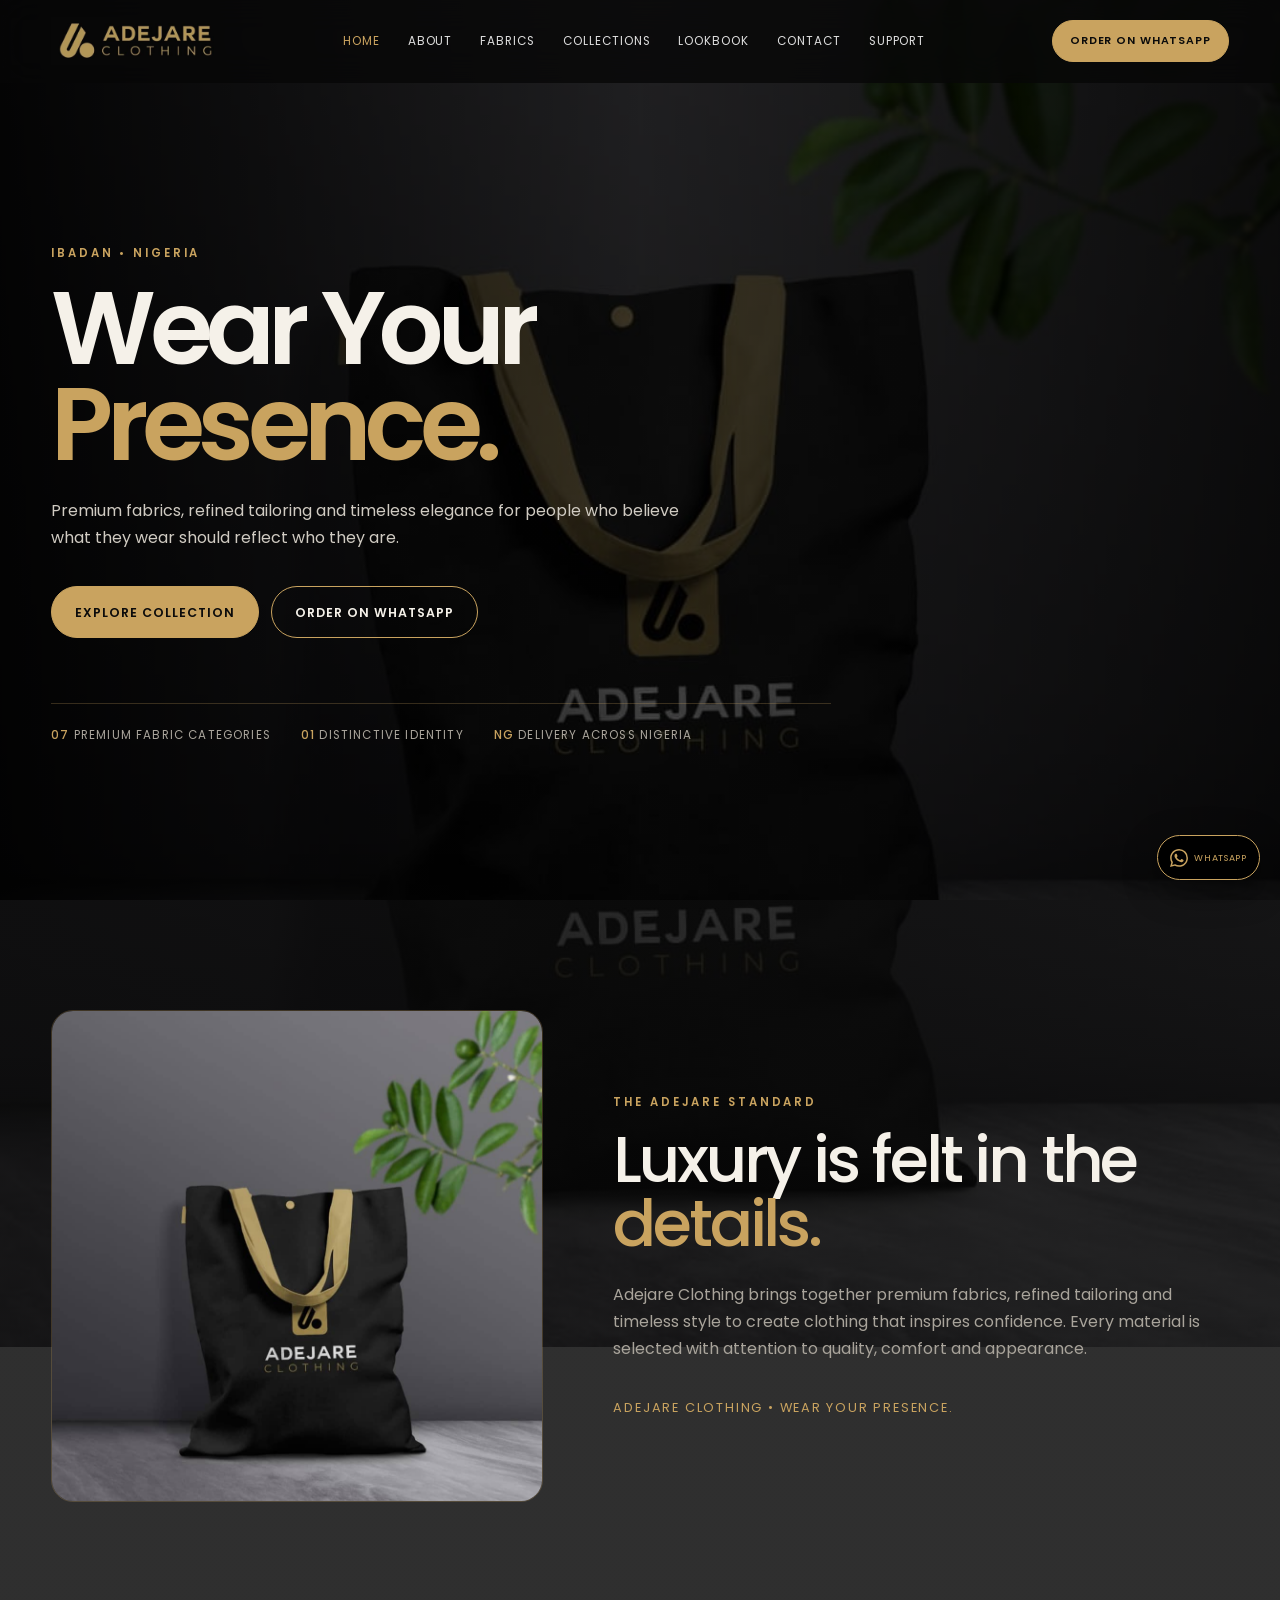
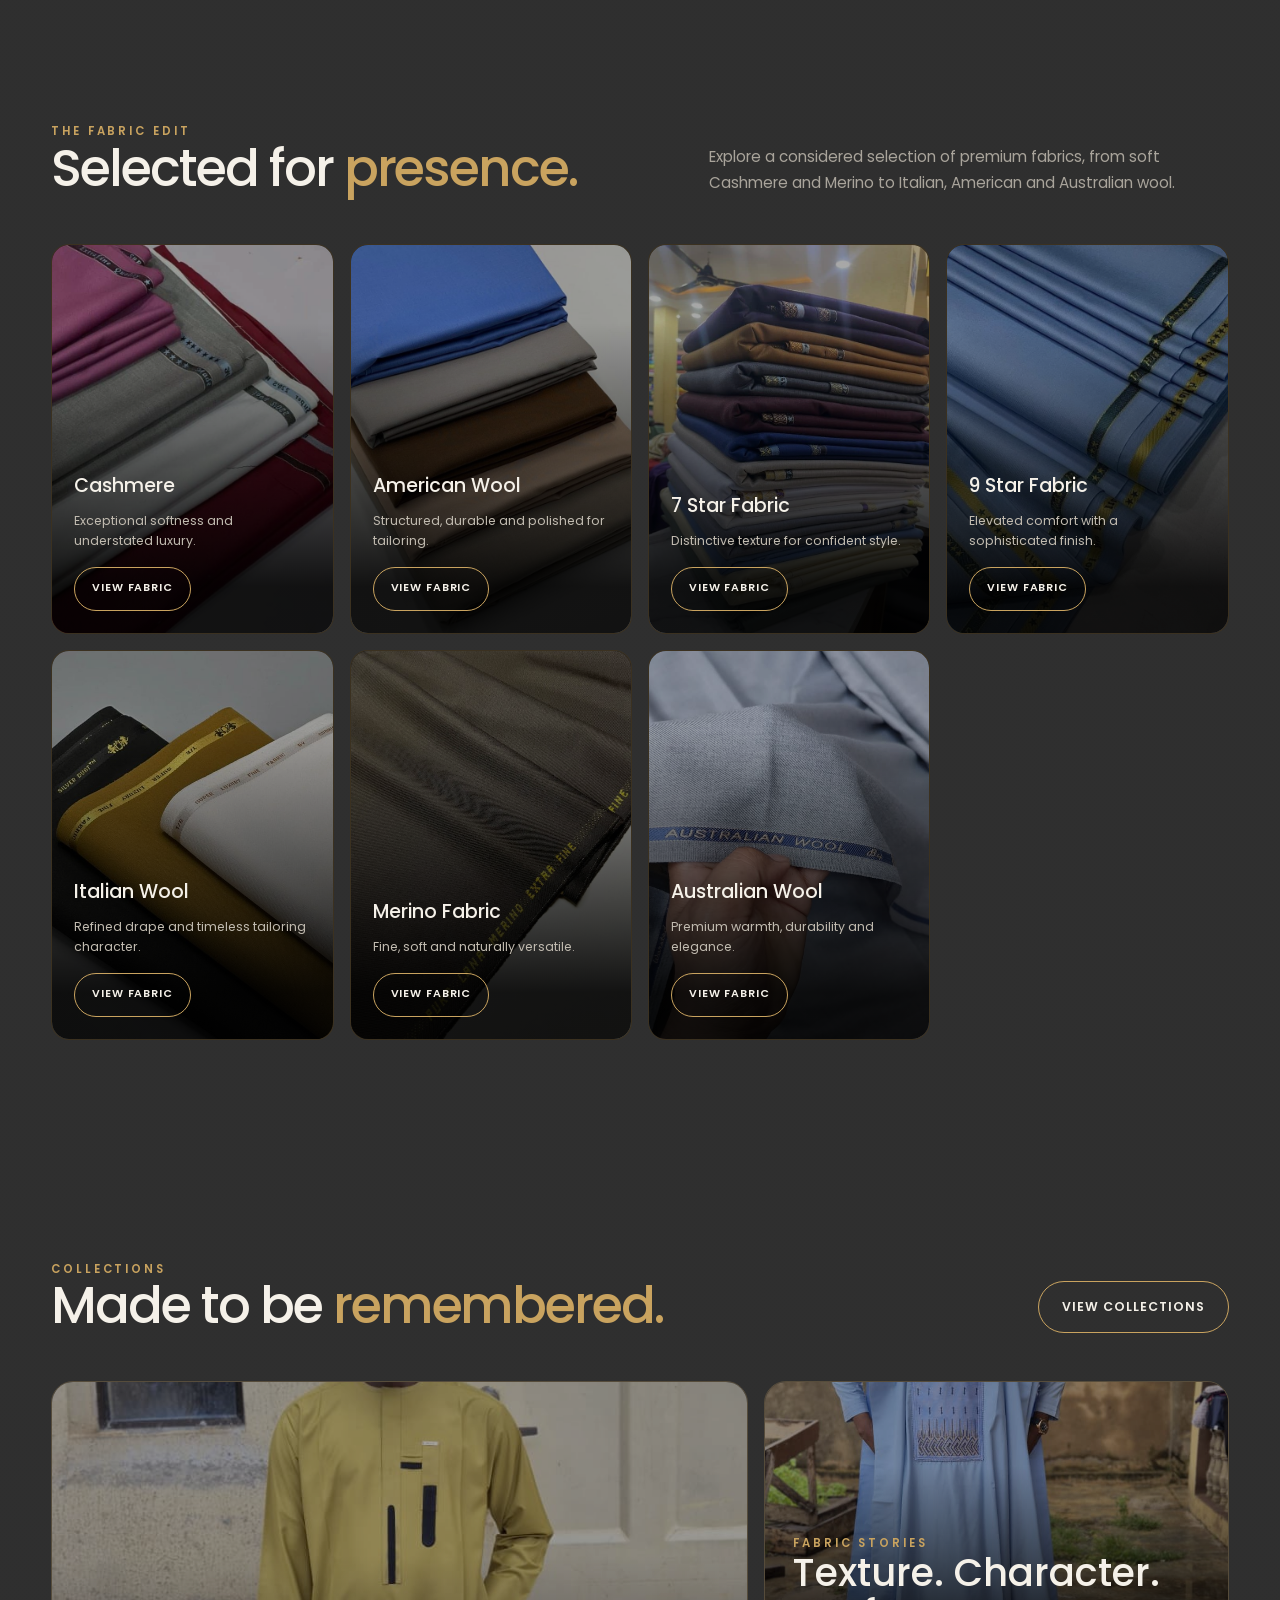
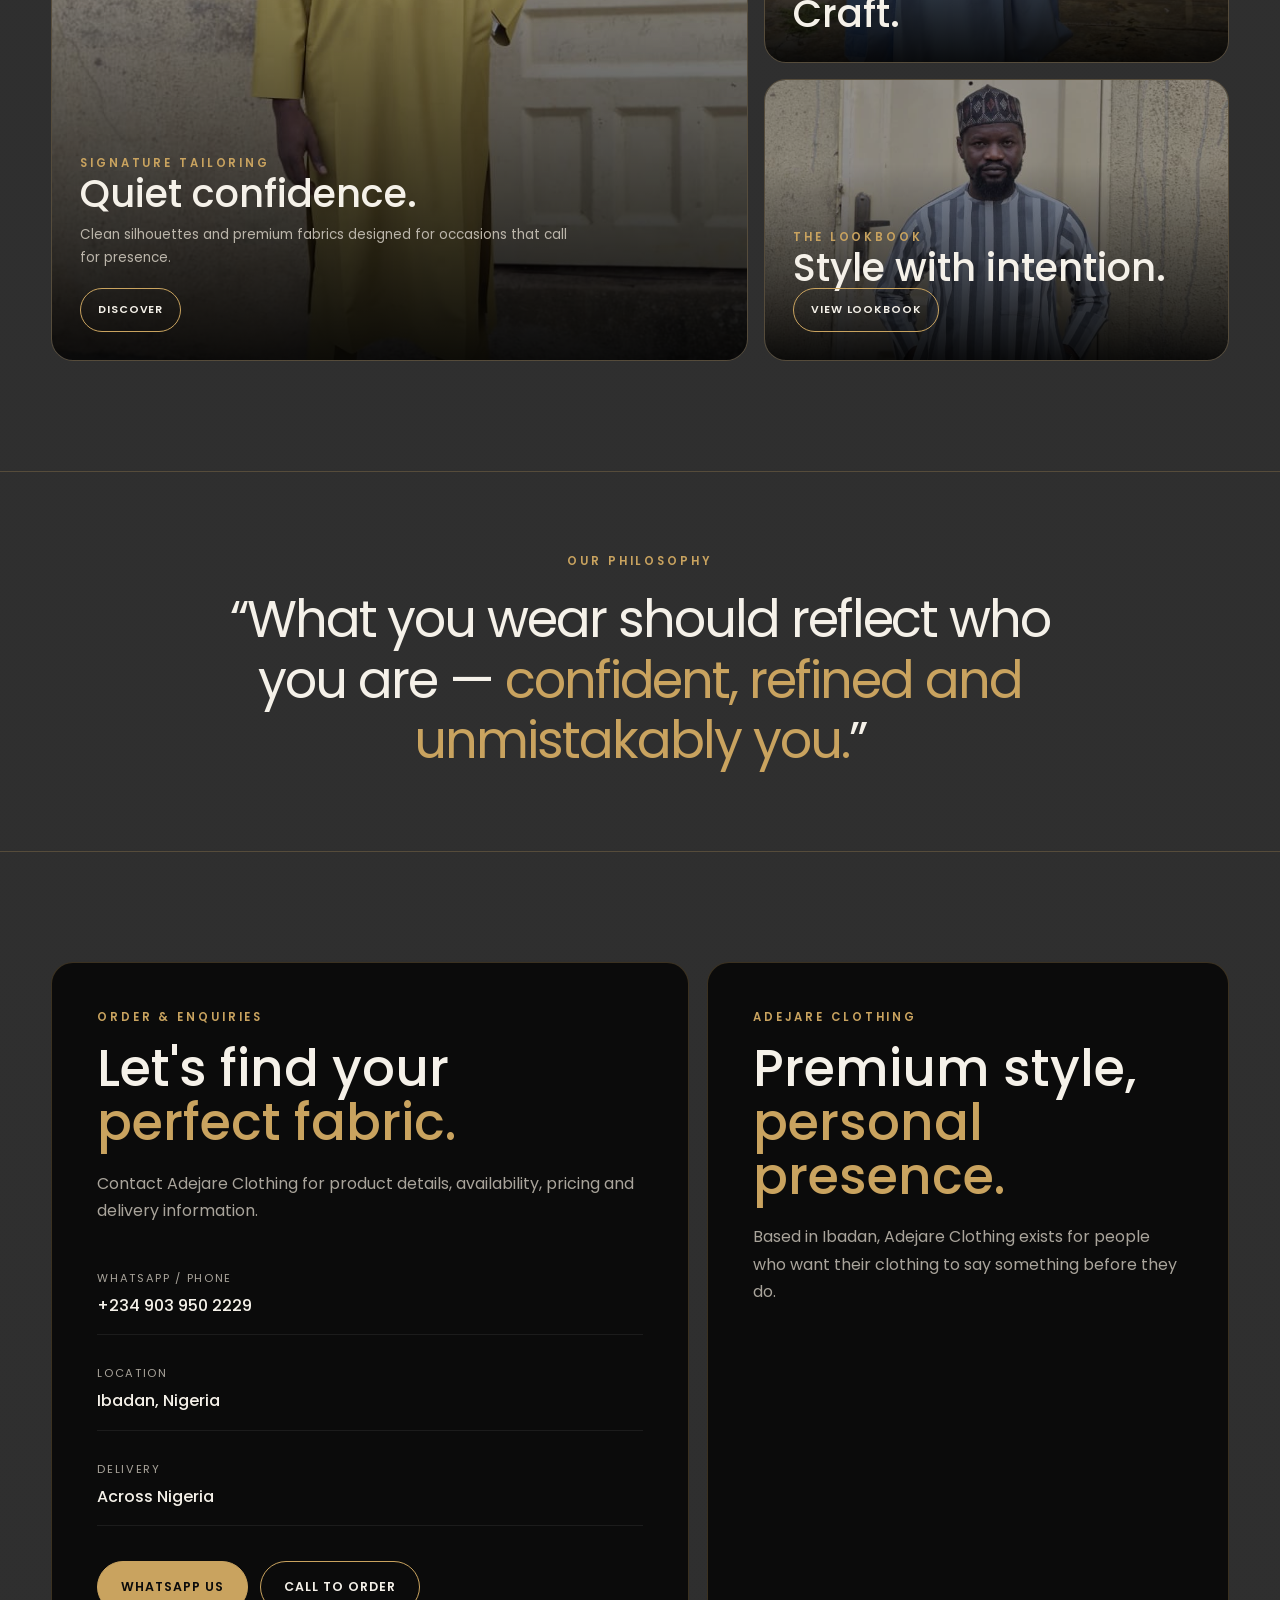
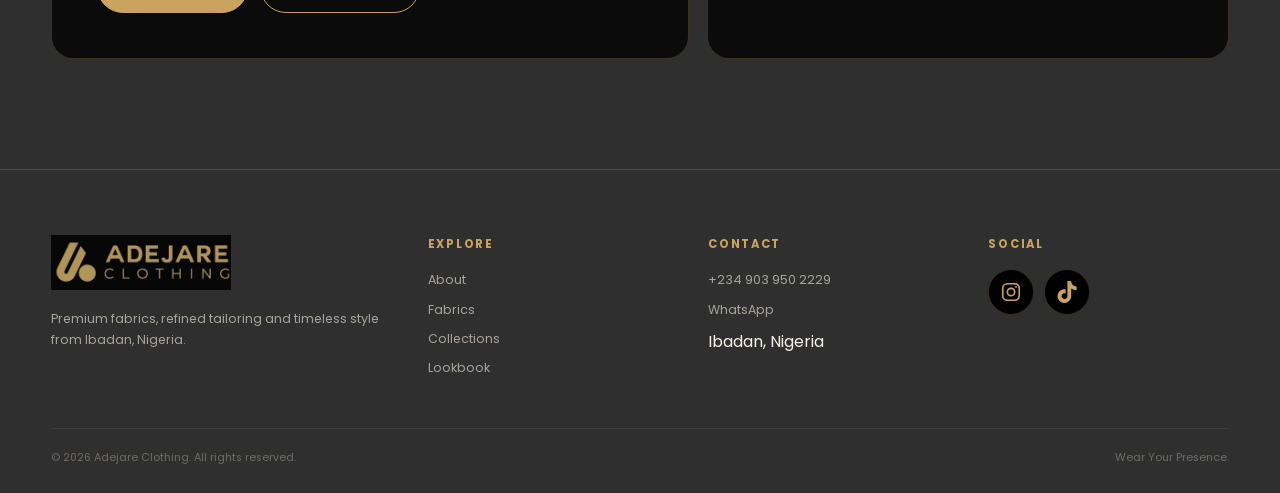
<file: index.html>
<!doctype html>
<html lang="en">
<head>
<meta charset="utf-8">
<meta name="viewport" content="width=device-width,initial-scale=1">
<meta name="description" content="Adejare Clothing — premium fabrics, refined tailoring and timeless style in Ibadan, Nigeria.">
<title>Home | Adejare Clothing</title>
<link rel="stylesheet" href="css/style.css">
<link rel="icon" href="images/logo/adejare-symbol.jpg" type="image/jpg">
</head>
<body>

<header class="site-header">
  <div class="container nav">
    <a class="brand" href="index.html" aria-label="Adejare Clothing home">
      <img src="images/logo/adejare-wordmark.jpg" alt="Adejare Clothing">
    </a>
    <nav class="nav-links"><a class="active" href="index.html">Home</a><a class="" href="about.html">About</a><a class="" href="fabrics.html">Fabrics</a><a class="" href="collections.html">Collections</a><a class="" href="lookbook.html">Lookbook</a><a class="" href="contact.html">Contact</a><a class="" href="support.html">Support</a></nav>
    <div class="nav-actions">
      <a class="btn btn-gold btn-small nav-wa" data-wa="Adejare Clothing" href="#">Order on WhatsApp</a>
      <button class="menu-toggle" aria-label="Open menu" aria-expanded="false">☰</button>
    </div>
  </div>
  <div class="mobile-menu"><a href="index.html">Home</a><a href="about.html">About</a><a href="fabrics.html">Fabrics</a><a href="collections.html">Collections</a><a href="lookbook.html">Lookbook</a><a href="contact.html">Contact</a><a href="support.html">Support</a><a class="gold" data-wa="Adejare Clothing" href="#">Order on WhatsApp</a></div>
</header>


<main>
<section class="hero">
  <div class="hero-bg"></div>
  <div class="container hero-content">
    <div class="hero-copy reveal">
      <div class="eyebrow">Ibadan • Nigeria</div>
      <h1>Wear Your <span class="gold">Presence.</span></h1>
      <p>Premium fabrics, refined tailoring and timeless elegance for people who believe what they wear should reflect who they are.</p>
      <div class="hero-actions">
        <a class="btn btn-gold" href="collections.html">Explore Collection</a>
        <a class="btn btn-outline" data-wa="Adejare Clothing" href="#">Order on WhatsApp</a>
      </div>
      <div class="hero-meta"><span><strong>07</strong> Premium Fabric Categories</span><span><strong>01</strong> Distinctive Identity</span><span><strong>NG</strong> Delivery Across Nigeria</span></div>
    </div>
  </div>
</section>

<section class="section">
  <div class="container intro">
    <div class="intro-image reveal"><img src="images/products/bag.jpeg" alt="Adejare Clothing branded bag"></div>
    <div class="intro-copy reveal">
      <div class="eyebrow">The Adejare Standard</div>
      <h2>Luxury is felt in the <span class="gold">details.</span></h2>
      <p>Adejare Clothing brings together premium fabrics, refined tailoring and timeless style to create clothing that inspires confidence. Every material is selected with attention to quality, comfort and appearance.</p>
      <div class="signature">Adejare Clothing • Wear Your Presence.</div>
    </div>
  </div>
</section>

<section class="section" id="fabrics">
  <div class="container">
    <div class="section-head reveal">
      <div><div class="eyebrow">The Fabric Edit</div><h2>Selected for <span class="gold">presence.</span></h2></div>
      <p>Explore a considered selection of premium fabrics, from soft Cashmere and Merino to Italian, American and Australian wool.</p>
    </div>
    <div class="fabric-grid">
<article class="fabric-card reveal">
  <img src="images/fabrics/WhatsApp Image 2026-10-08 at 11.03.53.jpeg" alt="Cashmere">
  <div class="fabric-info">
    <h3>Cashmere</h3><p>Exceptional softness and understated luxury.</p>
    <a class="btn btn-outline btn-small" href="product.html?product=cashmere">View Fabric</a>
  </div>
</article>
<article class="fabric-card reveal">
  <img src="images/fabrics/WhatsApp Image 2026-10-08 at 11.03.532.jpeg" alt="American Wool">
  <div class="fabric-info">
    <h3>American Wool</h3><p>Structured, durable and polished for tailoring.</p>
    <a class="btn btn-outline btn-small" href="product.html?product=american-wool">View Fabric</a>
  </div>
</article>
<article class="fabric-card reveal">
  <img src="images/fabrics/WhatsApp Image 2026-10-08 at 11.03.533.jpeg" alt="7 Star Fabric">
  <div class="fabric-info">
    <h3>7 Star Fabric</h3><p>Distinctive texture for confident style.</p>
    <a class="btn btn-outline btn-small" href="product.html?product=7-star-fabric">View Fabric</a>
  </div>
</article>
<article class="fabric-card reveal">
  <img src="images/fabrics/WhatsApp Image 2026-10-08 at 11.03.545.jpeg" alt="9 Star Fabric">
  <div class="fabric-info">
    <h3>9 Star Fabric</h3><p>Elevated comfort with a sophisticated finish.</p>
    <a class="btn btn-outline btn-small" href="product.html?product=nine-star">View Fabric</a>
  </div>
</article>
<article class="fabric-card reveal">
  <img src="images/fabrics/6.jpeg" alt="Italian Wool">
  <div class="fabric-info">
    <h3>Italian Wool</h3><p>Refined drape and timeless tailoring character.</p>
    <a class="btn btn-outline btn-small" href="product.html?product=italian-wool">View Fabric</a>
  </div>
</article>
<article class="fabric-card reveal">
  <img src="images/fabrics/7.jpeg" alt="Merino Fabric">
  <div class="fabric-info">
    <h3>Merino Fabric</h3><p>Fine, soft and naturally versatile.</p>
    <a class="btn btn-outline btn-small" href="product.html?product=merino">View Fabric</a>
  </div>
</article>
<article class="fabric-card reveal">
  <img src="images/fabrics/8.jpeg" alt="Australian Wool">
  <div class="fabric-info">
    <h3>Australian Wool</h3><p>Premium warmth, durability and elegance.</p>
    <a class="btn btn-outline btn-small" href="product.html?product=australian-wool">View Fabric</a>
  </div>
</article></div>
  </div>
</section>

<section class="section">
  <div class="container">
    <div class="section-head reveal">
      <div><div class="eyebrow">Collections</div><h2>Made to be <span class="gold">remembered.</span></h2></div>
      <a class="btn btn-outline" href="collections.html">View Collections</a>
    </div>
    <div class="collection-grid">
      <article class="collection-card reveal">
        <img src="images/lookbook/abu hanoon 3.jpeg" alt="Premium tailoring placeholder">
        <div class="collection-content"><div class="eyebrow">Signature Tailoring</div><h3>Quiet confidence.</h3><p>Clean silhouettes and premium fabrics designed for occasions that call for presence.</p><a class="btn btn-outline btn-small" href="collections.html">Discover</a></div>
      </article>
      <div class="collection-stack">
        <article class="collection-card small reveal"><img src="images/lookbook/abu hanoon 4.jpeg" alt="Premium fabric placeholder"><div class="collection-content"><div class="eyebrow">Fabric Stories</div><h3>Texture. Character. Craft.</h3></div></article>
        <article class="collection-card small reveal"><img src="images/lookbook/abuhanoon1.jpeg" alt="Editorial fashion placeholder"><div class="collection-content"><div class="eyebrow">The Lookbook</div><h3>Style with intention.</h3><a class="btn btn-outline btn-small" href="lookbook.html">View Lookbook</a></div></article>
      </div>
    </div>
  </div>
</section>

<section class="quote">
  <div class="container reveal">
    <div class="eyebrow">Our Philosophy</div>
    <blockquote>“What you wear should reflect who you are — <span class="gold">confident, refined and unmistakably you.</span>”</blockquote>
  </div>
</section>

<section class="section">
  <div class="container contact-wrap">
    <div class="contact-card reveal">
      <div class="eyebrow">Order & Enquiries</div><h2>Let's find your <span class="gold">perfect fabric.</span></h2>
      <p>Contact Adejare Clothing for product details, availability, pricing and delivery information.</p>
      <div class="contact-list">
        <div><span>WhatsApp / Phone</span><strong>+234 903 950 2229</strong></div>
        <div><span>Location</span><strong>Ibadan, Nigeria</strong></div>
        <div><span>Delivery</span><strong>Across Nigeria</strong></div>
      </div>
      <div class="hero-actions"><a class="btn btn-gold" data-wa="Adejare Clothing" href="#">WhatsApp Us</a><a class="btn btn-outline" data-phone href="#">Call to Order</a></div>
    </div>
    <div class="contact-card reveal"><div class="eyebrow">Adejare Clothing</div><h2>Premium style, <span class="gold">personal presence.</span></h2><p>Based in Ibadan, Adejare Clothing exists for people who want their clothing to say something before they do.</p></div>
  </div>
</section>
</main>

<footer class="footer">
  <div class="container footer-grid">
    <div class="footer-brand">
      <img src="images/logo/adejare-wordmark.jpg" alt="Adejare Clothing">
      <p>Premium fabrics, refined tailoring and timeless style from Ibadan, Nigeria.</p>
    </div>
    <div>
      <h4>Explore</h4>
      <div class="footer-links">
        <a href="about.html">About</a><a href="fabrics.html">Fabrics</a><a href="collections.html">Collections</a><a href="lookbook.html">Lookbook</a>
      </div>
    </div>
    <div>
      <h4>Contact</h4>
      <div class="footer-links">
        <a href="tel:+2349039502229">+234 903 950 2229</a>
        <a data-wa="Adejare Clothing" href="#">WhatsApp</a>
        <span>Ibadan, Nigeria</span>
      </div>
    </div>
    <div>
      <h4>Social</h4>
      <div class="socials">
        <a class="social" data-instagram href="#" aria-label="Instagram"><svg viewBox="0 0 24 24" aria-hidden="true"><rect x="3" y="3" width="18" height="18" rx="5" fill="none" stroke="currentColor" stroke-width="1.8"/><circle cx="12" cy="12" r="4" fill="none" stroke="currentColor" stroke-width="1.8"/><circle cx="17.5" cy="6.5" r="1" fill="currentColor"/></svg></a>
        <a class="social" data-tiktok href="#" aria-label="TikTok"><svg viewBox="0 0 24 24" aria-hidden="true"><path fill="currentColor" d="M12.525.02c1.31-.02 2.61-.01 3.91-.02.08 1.53.63 3.09 1.75 4.17 1.12 1.11 2.7 1.62 4.23 1.79v4.03c-1.44-.05-2.89-.35-4.2-.97-.57-.26-1.1-.59-1.62-.93-.01 2.92.01 5.84-.02 8.75-.08 1.4-.54 2.8-1.35 3.95-1.3 1.91-3.55 3.16-5.86 3.2-1.42.08-2.84-.31-4.05-1.06-2-1.2-3.37-3.4-3.58-5.73-.02-.5-.03-1 .01-1.49.18-1.91 1.12-3.75 2.61-4.95 1.69-1.4 4.05-2 6.2-1.55.02 1.48-.04 2.96-.04 4.44-.99-.32-2.15-.23-3.02.36-.64.42-1.12 1.07-1.3 1.82-.15.58-.11 1.19.09 1.75.48 1.37 2.07 2.25 3.5 2.01.95-.15 1.83-.71 2.3-1.55.15-.26.25-.55.31-.85.11-1.82.06-3.64.07-5.46.01-4.08-.01-8.17.02-12.25z"/></svg></a>
      </div>
    </div>
  </div>
  <div class="container footer-bottom">
    <span>© 2026 Adejare Clothing. All rights reserved.</span>
    <span>Wear Your Presence.</span>
  </div>
</footer>
<a class="floating-wa" data-wa="Adejare Clothing" href="#" aria-label="WhatsApp"><svg viewBox="0 0 24 24" aria-hidden="true"><path fill="currentColor" d="M17.472 14.382c-.297-.149-1.758-.867-2.03-.967-.273-.099-.471-.148-.67.15-.197.297-.767.966-.94 1.164-.173.198-.347.223-.644.075-.297-.15-1.255-.463-2.39-1.475-.883-.788-1.48-1.761-1.653-2.059-.173-.297-.018-.458.13-.606.134-.133.297-.347.446-.52.149-.174.198-.298.298-.497.099-.198.05-.371-.025-.52-.075-.149-.669-1.612-.916-2.207-.242-.579-.487-.5-.67-.51l-.57-.01c-.198 0-.52.074-.792.372s-1.04 1.016-1.04 2.479 1.065 2.875 1.213 3.074c.149.198 2.096 3.2 5.077 4.487.709.306 1.262.489 1.693.626.712.226 1.36.194 1.872.118.571-.085 1.758-.719 2.006-1.413.248-.694.248-1.289.173-1.413-.074-.124-.272-.198-.57-.347m-5.421 7.403h-.004a9.87 9.87 0 0 1-5.031-1.378l-.361-.214-3.741.982.999-3.648-.235-.374a9.86 9.86 0 0 1-1.51-5.26c.001-5.45 4.437-9.884 9.893-9.884 2.64.001 5.122 1.03 6.988 2.898a9.825 9.825 0 0 1 2.893 6.994c-.003 5.45-4.437 9.884-9.89 9.884m8.413-18.297A11.815 11.815 0 0 0 12.05 0C5.495 0 .16 5.335.157 11.893c0 2.096.547 4.142 1.588 5.946L.057 24l6.304-1.654a11.88 11.88 0 0 0 5.684 1.448h.005c6.554 0 11.89-5.335 11.893-11.893a11.821 11.821 0 0 0-3.479-8.413z"/></svg><span>WhatsApp</span></a>
<script src="js/script.js"></script>

</body>
</html>
</file>
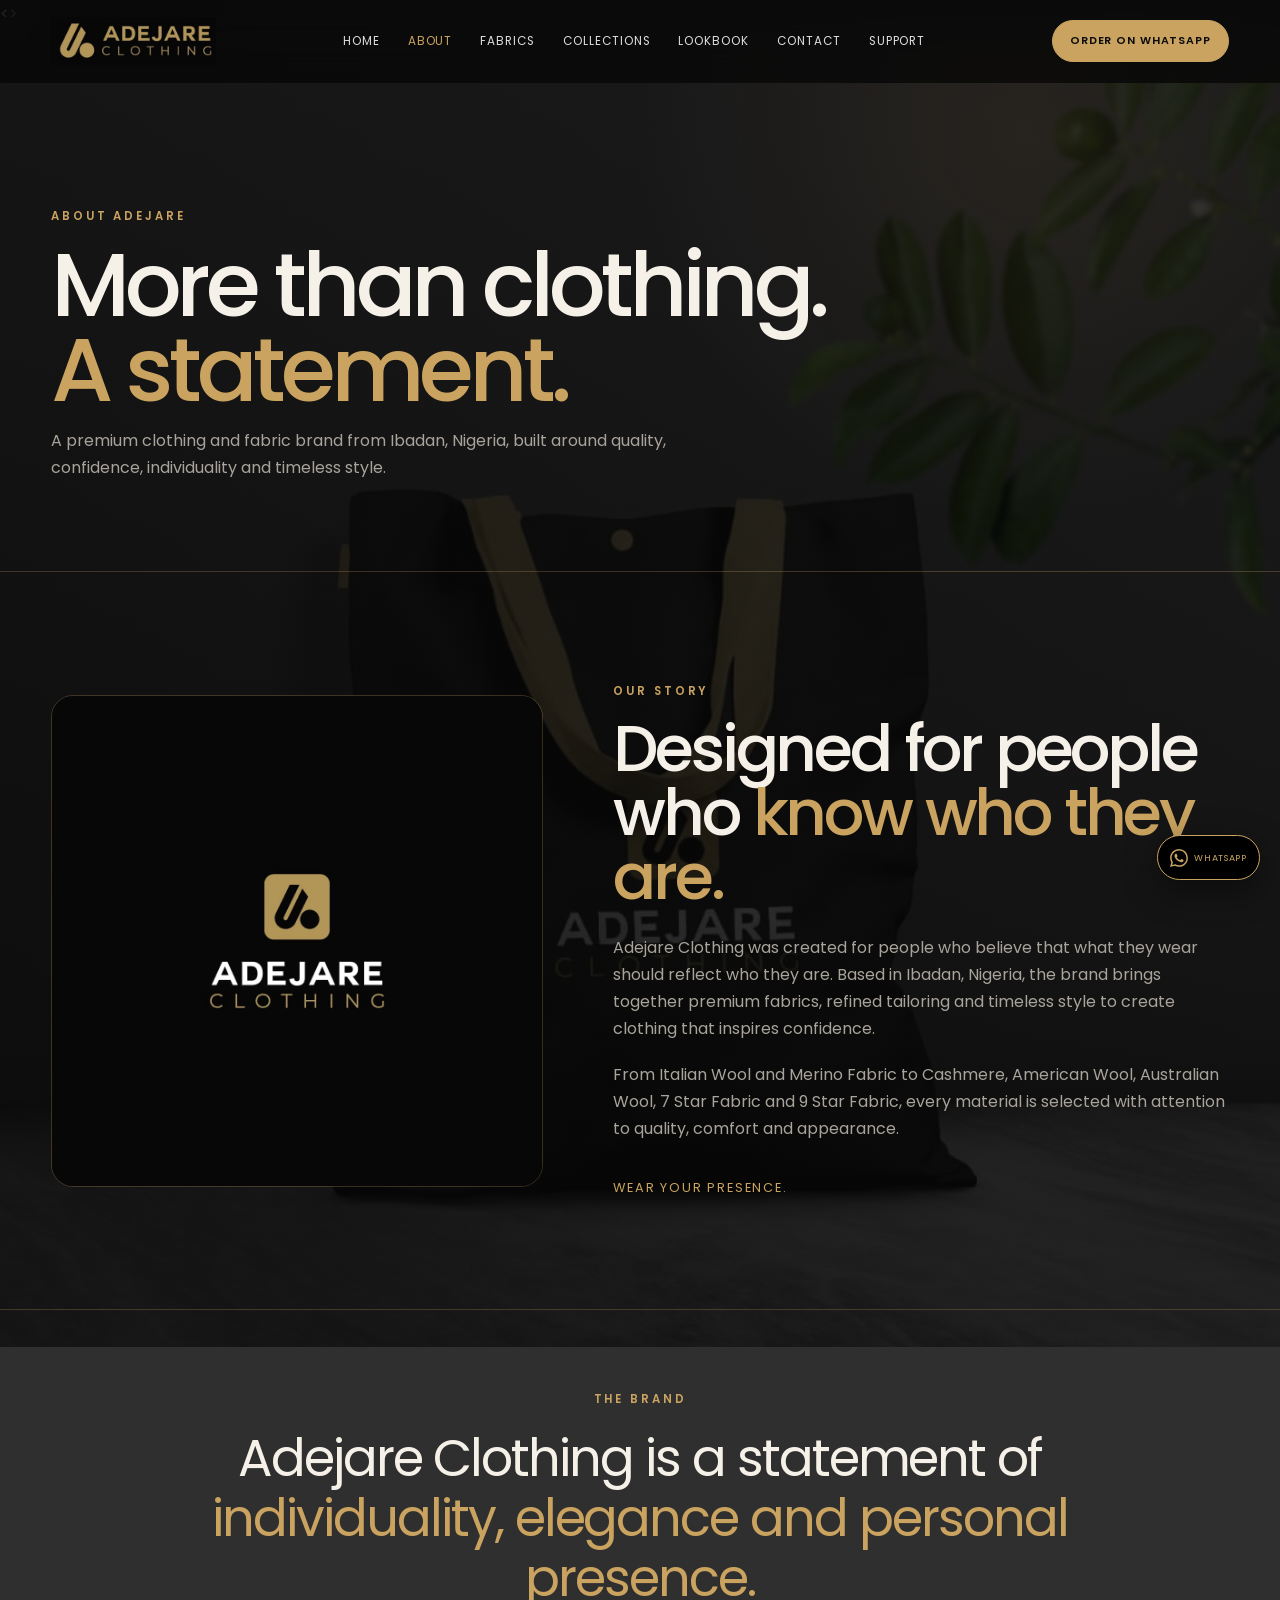
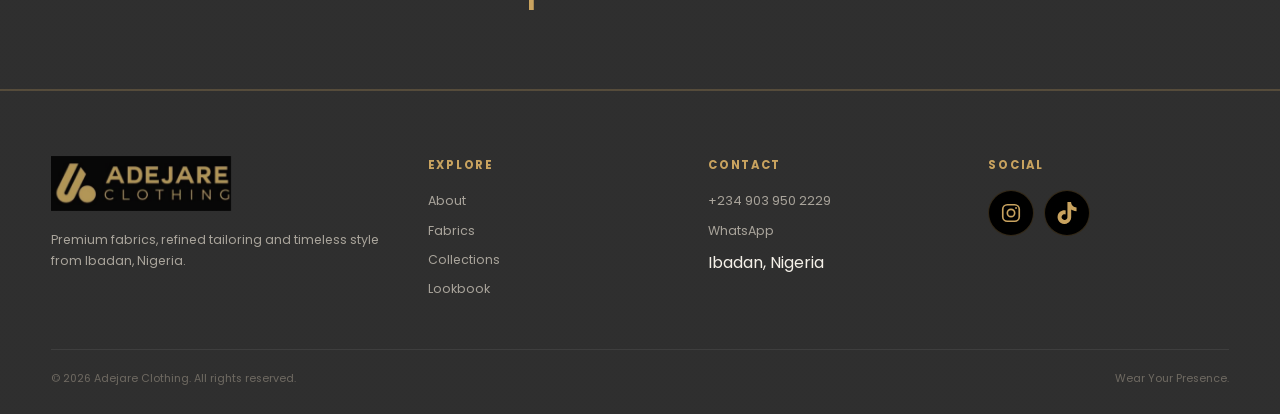
<file: about.html>
<!doctype html>
<html lang="en">
<>
<meta charset="utf-8">
<meta name="viewport" content="width=device-width,initial-scale=1">
<meta name="description" content="Adejare Clothing — premium fabrics, refined tailoring and timeless style in Ibadan, Nigeria.">
<title>About | Adejare Clothing</title>
<link rel="stylesheet" href="css/style.css">
<link rel="icon" href="images/logo/adejare-symbol.jpg" type="image/jpg">

</head>
<body>

<header class="site-header">
  <div class="container nav">
    <a class="brand" href="index.html" aria-label="Adejare Clothing home">
      <img src="images/logo/adejare-wordmark.jpg" alt="Adejare Clothing">
    </a>
    <nav class="nav-links"><a class="" href="index.html">Home</a><a class="active" href="about.html">About</a><a class="" href="fabrics.html">Fabrics</a><a class="" href="collections.html">Collections</a><a class="" href="lookbook.html">Lookbook</a><a class="" href="contact.html">Contact</a><a class="" href="support.html">Support</a></nav>
    <div class="nav-actions">
      <a class="btn btn-gold btn-small nav-wa" data-wa="Adejare Clothing" href="#">Order on WhatsApp</a>
      <button class="menu-toggle" aria-label="Open menu" aria-expanded="false">☰</button>
    </div>
  </div>
  <div class="mobile-menu"><a href="index.html">Home</a><a href="about.html">About</a><a href="fabrics.html">Fabrics</a><a href="collections.html">Collections</a><a href="lookbook.html">Lookbook</a><a href="contact.html">Contact</a><a href="support.html">Support</a><a class="gold" data-wa="Adejare Clothing" href="#">Order on WhatsApp</a></div>
</header>


<main>
<section class="page-hero"><div class="container reveal"><div class="eyebrow">About Adejare</div><h1>More than clothing.<br><span class="gold">A statement.</span></h1><p>A premium clothing and fabric brand from Ibadan, Nigeria, built around quality, confidence, individuality and timeless style.</p></div></section>
<section class="section"><div class="container intro">
<div class="intro-image reveal"><img src="images/logo/WhatsApp Image 2026-10-06 at 03.50.37.jpeg" alt="Adejare Clothing editorial placeholder"></div>
<div class="intro-copy reveal"><div class="eyebrow">Our Story</div><h2>Designed for people who <span class="gold">know who they are.</span></h2>
<p>Adejare Clothing was created for people who believe that what they wear should reflect who they are. Based in Ibadan, Nigeria, the brand brings together premium fabrics, refined tailoring and timeless style to create clothing that inspires confidence.</p>
<p style="margin-top:18px">From Italian Wool and Merino Fabric to Cashmere, American Wool, Australian Wool, 7 Star Fabric and 9 Star Fabric, every material is selected with attention to quality, comfort and appearance.</p>
<div class="signature">Wear Your Presence.</div></div></div></section>
<section class="quote"><div class="container reveal"><div class="eyebrow">The Brand</div><blockquote>Adejare Clothing is a statement of <span class="gold">individuality, elegance and personal presence.</span></blockquote></div></section>
</main>

<footer class="footer">
  <div class="container footer-grid">
    <div class="footer-brand">
      <img src="images/logo/adejare-wordmark.jpg" alt="Adejare Clothing">
      <p>Premium fabrics, refined tailoring and timeless style from Ibadan, Nigeria.</p>
    </div>
    <div>
      <h4>Explore</h4>
      <div class="footer-links">
        <a href="about.html">About</a><a href="fabrics.html">Fabrics</a><a href="collections.html">Collections</a><a href="lookbook.html">Lookbook</a>
      </div>
    </div>
    <div>
      <h4>Contact</h4>
      <div class="footer-links">
        <a href="tel:+2349039502229">+234 903 950 2229</a>
        <a data-wa="Adejare Clothing" href="#">WhatsApp</a>
        <span>Ibadan, Nigeria</span>
      </div>
    </div>
    <div>
      <h4>Social</h4>
      <div class="socials">
        <a class="social" data-instagram href="#" aria-label="Instagram"><svg viewBox="0 0 24 24" aria-hidden="true"><rect x="3" y="3" width="18" height="18" rx="5" fill="none" stroke="currentColor" stroke-width="1.8"/><circle cx="12" cy="12" r="4" fill="none" stroke="currentColor" stroke-width="1.8"/><circle cx="17.5" cy="6.5" r="1" fill="currentColor"/></svg></a>
        <a class="social" data-tiktok href="#" aria-label="TikTok"><svg viewBox="0 0 24 24" aria-hidden="true"><path fill="currentColor" d="M12.525.02c1.31-.02 2.61-.01 3.91-.02.08 1.53.63 3.09 1.75 4.17 1.12 1.11 2.7 1.62 4.23 1.79v4.03c-1.44-.05-2.89-.35-4.2-.97-.57-.26-1.1-.59-1.62-.93-.01 2.92.01 5.84-.02 8.75-.08 1.4-.54 2.8-1.35 3.95-1.3 1.91-3.55 3.16-5.86 3.2-1.42.08-2.84-.31-4.05-1.06-2-1.2-3.37-3.4-3.58-5.73-.02-.5-.03-1 .01-1.49.18-1.91 1.12-3.75 2.61-4.95 1.69-1.4 4.05-2 6.2-1.55.02 1.48-.04 2.96-.04 4.44-.99-.32-2.15-.23-3.02.36-.64.42-1.12 1.07-1.3 1.82-.15.58-.11 1.19.09 1.75.48 1.37 2.07 2.25 3.5 2.01.95-.15 1.83-.71 2.3-1.55.15-.26.25-.55.31-.85.11-1.82.06-3.64.07-5.46.01-4.08-.01-8.17.02-12.25z"/></svg></a>
      </div>
    </div>
  </div>
  <div class="container footer-bottom">
    <span>© 2026 Adejare Clothing. All rights reserved.</span>
    <span>Wear Your Presence.</span>
  </div>
</footer>
<a class="floating-wa" data-wa="Adejare Clothing" href="#" aria-label="WhatsApp"><svg viewBox="0 0 24 24" aria-hidden="true"><path fill="currentColor" d="M17.472 14.382c-.297-.149-1.758-.867-2.03-.967-.273-.099-.471-.148-.67.15-.197.297-.767.966-.94 1.164-.173.198-.347.223-.644.075-.297-.15-1.255-.463-2.39-1.475-.883-.788-1.48-1.761-1.653-2.059-.173-.297-.018-.458.13-.606.134-.133.297-.347.446-.52.149-.174.198-.298.298-.497.099-.198.05-.371-.025-.52-.075-.149-.669-1.612-.916-2.207-.242-.579-.487-.5-.67-.51l-.57-.01c-.198 0-.52.074-.792.372s-1.04 1.016-1.04 2.479 1.065 2.875 1.213 3.074c.149.198 2.096 3.2 5.077 4.487.709.306 1.262.489 1.693.626.712.226 1.36.194 1.872.118.571-.085 1.758-.719 2.006-1.413.248-.694.248-1.289.173-1.413-.074-.124-.272-.198-.57-.347m-5.421 7.403h-.004a9.87 9.87 0 0 1-5.031-1.378l-.361-.214-3.741.982.999-3.648-.235-.374a9.86 9.86 0 0 1-1.51-5.26c.001-5.45 4.437-9.884 9.893-9.884 2.64.001 5.122 1.03 6.988 2.898a9.825 9.825 0 0 1 2.893 6.994c-.003 5.45-4.437 9.884-9.89 9.884m8.413-18.297A11.815 11.815 0 0 0 12.05 0C5.495 0 .16 5.335.157 11.893c0 2.096.547 4.142 1.588 5.946L.057 24l6.304-1.654a11.88 11.88 0 0 0 5.684 1.448h.005c6.554 0 11.89-5.335 11.893-11.893a11.821 11.821 0 0 0-3.479-8.413z"/></svg><span>WhatsApp</span></a>
<script src="js/script.js"></script>

</body>
</html>
</file>
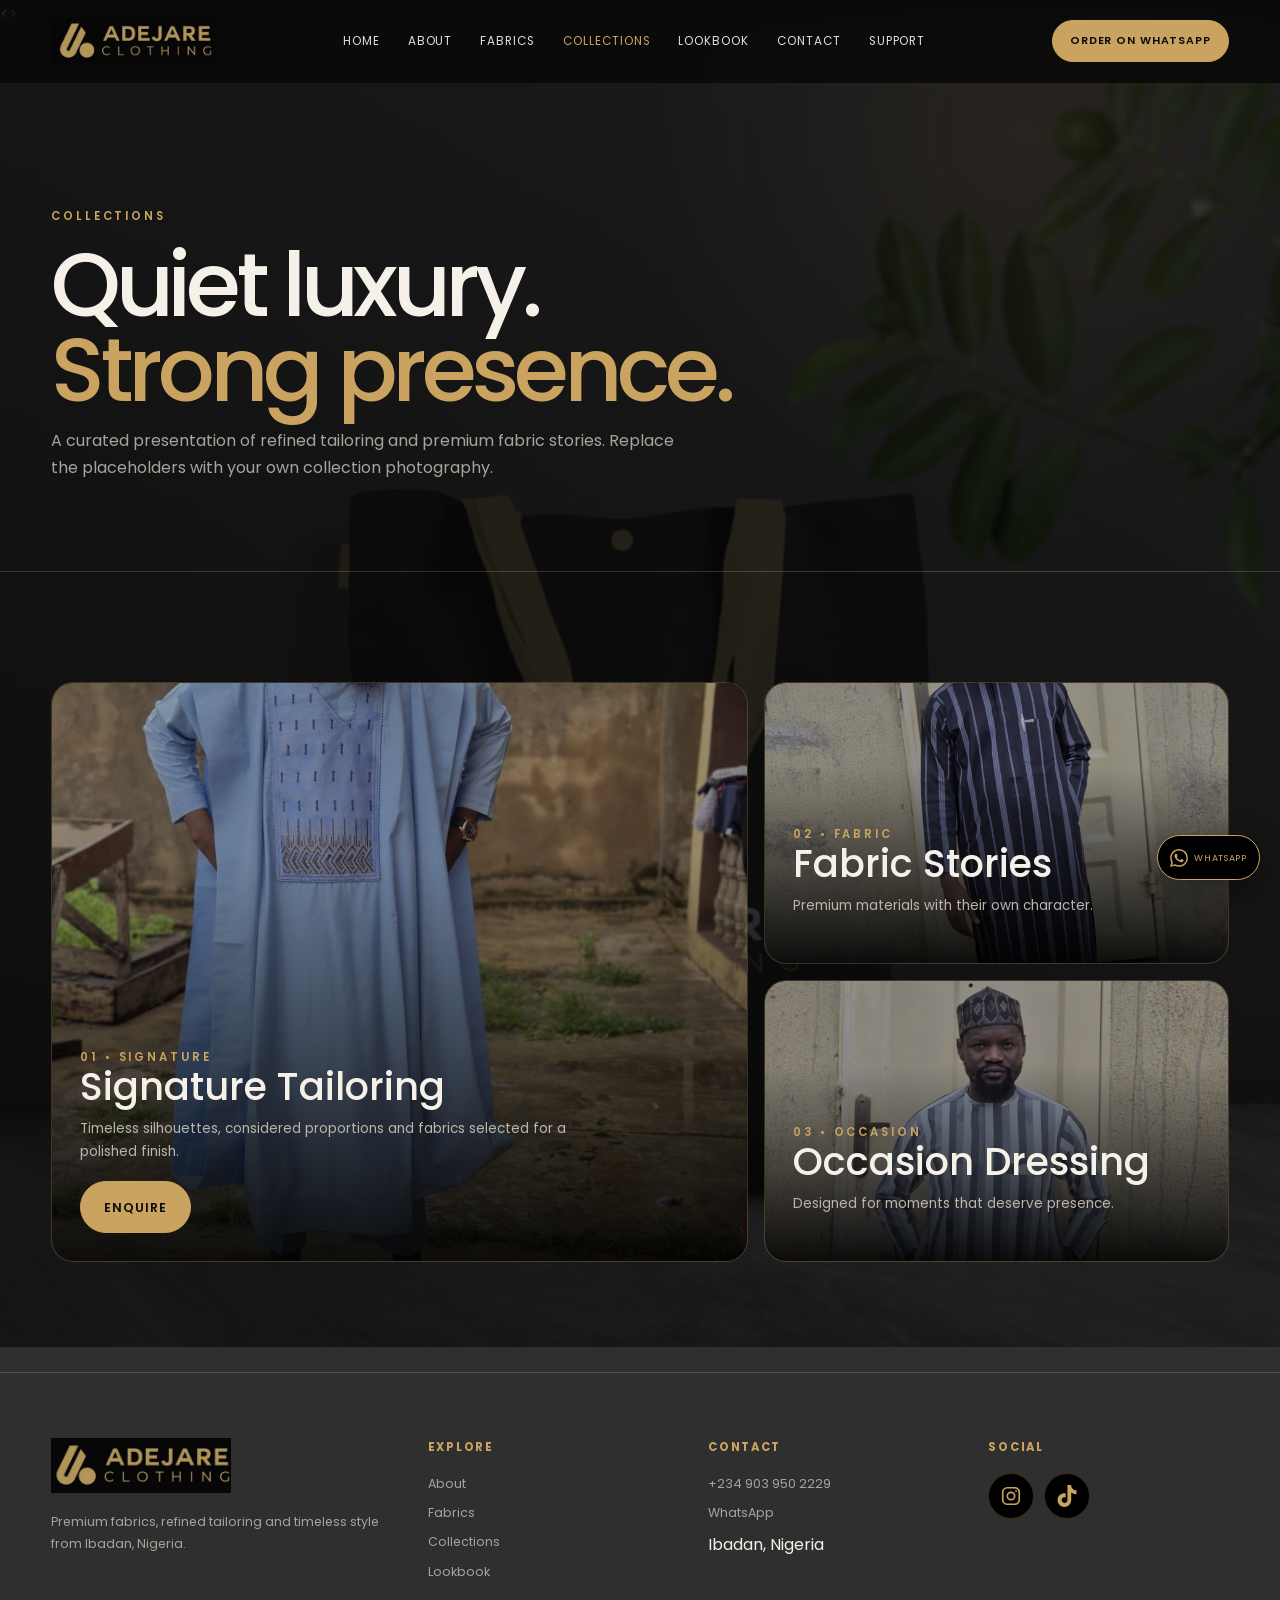
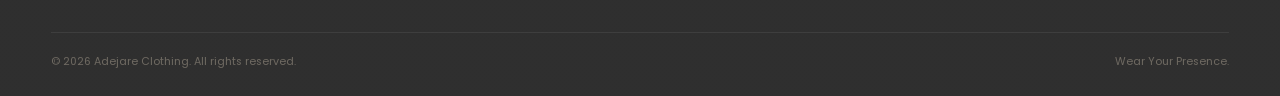
<file: collections.html>
<!doctype html>
<html lang="en">
<>
<meta charset="utf-8">
<meta name="viewport" content="width=device-width,initial-scale=1">
<meta name="description" content="Adejare Clothing — premium fabrics, refined tailoring and timeless style in Ibadan, Nigeria.">
<title>Collections | Adejare Clothing</title>
<link rel="stylesheet" href="css/style.css">
<link rel="icon" href="images/logo/adejare-symbol.jpg" type="image/jpg">
</head>
<body>

<header class="site-header">
  <div class="container nav">
    <a class="brand" href="index.html" aria-label="Adejare Clothing home">
      <img src="images/logo/adejare-wordmark.jpg" alt="Adejare Clothing">
    </a>
    <nav class="nav-links"><a class="" href="index.html">Home</a><a class="" href="about.html">About</a><a class="" href="fabrics.html">Fabrics</a><a class="active" href="collections.html">Collections</a><a class="" href="lookbook.html">Lookbook</a><a class="" href="contact.html">Contact</a><a class="" href="support.html">Support</a></nav>
    <div class="nav-actions">
      <a class="btn btn-gold btn-small nav-wa" data-wa="Adejare Clothing" href="#">Order on WhatsApp</a>
      <button class="menu-toggle" aria-label="Open menu" aria-expanded="false">☰</button>
    </div>
  </div>
  <div class="mobile-menu"><a href="index.html">Home</a><a href="about.html">About</a><a href="fabrics.html">Fabrics</a><a href="collections.html">Collections</a><a href="lookbook.html">Lookbook</a><a href="contact.html">Contact</a><a href="support.html">Support</a><a class="gold" data-wa="Adejare Clothing" href="#">Order on WhatsApp</a></div>
</header>


<main><section class="page-hero"><div class="container reveal"><div class="eyebrow">Collections</div><h1>Quiet luxury.<br><span class="gold">Strong presence.</span></h1><p>A curated presentation of refined tailoring and premium fabric stories. Replace the placeholders with your own collection photography.</p></div></section>
<section class="section"><div class="container collection-grid">
<article class="collection-card reveal"><img src="images/lookbook/abu hanoon 4.jpeg" alt="Signature tailoring placeholder"><div class="collection-content"><div class="eyebrow">01 • Signature</div><h3>Signature Tailoring</h3><p>Timeless silhouettes, considered proportions and fabrics selected for a polished finish.</p><a class="btn btn-gold" data-wa="Signature Tailoring" href="#">Enquire</a></div></article>
<div class="collection-stack">
<article class="collection-card small reveal"><img src="images/lookbook/abu hanoon 2.jpeg" alt="Fabric story placeholder"><div class="collection-content"><div class="eyebrow">02 • Fabric</div><h3>Fabric Stories</h3><p>Premium materials with their own character.</p></div></article>
<article class="collection-card small reveal"><img src="images/lookbook/abuhanoon1.jpeg" alt="Occasion wear placeholder"><div class="collection-content"><div class="eyebrow">03 • Occasion</div><h3>Occasion Dressing</h3><p>Designed for moments that deserve presence.</p></div></article>
</div></div></section></main>

<footer class="footer">
  <div class="container footer-grid">
    <div class="footer-brand">
      <img src="images/logo/adejare-wordmark.jpg" alt="Adejare Clothing">
      <p>Premium fabrics, refined tailoring and timeless style from Ibadan, Nigeria.</p>
    </div>
    <div>
      <h4>Explore</h4>
      <div class="footer-links">
        <a href="about.html">About</a><a href="fabrics.html">Fabrics</a><a href="collections.html">Collections</a><a href="lookbook.html">Lookbook</a>
      </div>
    </div>
    <div>
      <h4>Contact</h4>
      <div class="footer-links">
        <a href="tel:+2349039502229">+234 903 950 2229</a>
        <a data-wa="Adejare Clothing" href="#">WhatsApp</a>
        <span>Ibadan, Nigeria</span>
      </div>
    </div>
    <div>
      <h4>Social</h4>
      <div class="socials">
        <a class="social" data-instagram href="#" aria-label="Instagram"><svg viewBox="0 0 24 24" aria-hidden="true"><rect x="3" y="3" width="18" height="18" rx="5" fill="none" stroke="currentColor" stroke-width="1.8"/><circle cx="12" cy="12" r="4" fill="none" stroke="currentColor" stroke-width="1.8"/><circle cx="17.5" cy="6.5" r="1" fill="currentColor"/></svg></a>
        <a class="social" data-tiktok href="#" aria-label="TikTok"><svg viewBox="0 0 24 24" aria-hidden="true"><path fill="currentColor" d="M12.525.02c1.31-.02 2.61-.01 3.91-.02.08 1.53.63 3.09 1.75 4.17 1.12 1.11 2.7 1.62 4.23 1.79v4.03c-1.44-.05-2.89-.35-4.2-.97-.57-.26-1.1-.59-1.62-.93-.01 2.92.01 5.84-.02 8.75-.08 1.4-.54 2.8-1.35 3.95-1.3 1.91-3.55 3.16-5.86 3.2-1.42.08-2.84-.31-4.05-1.06-2-1.2-3.37-3.4-3.58-5.73-.02-.5-.03-1 .01-1.49.18-1.91 1.12-3.75 2.61-4.95 1.69-1.4 4.05-2 6.2-1.55.02 1.48-.04 2.96-.04 4.44-.99-.32-2.15-.23-3.02.36-.64.42-1.12 1.07-1.3 1.82-.15.58-.11 1.19.09 1.75.48 1.37 2.07 2.25 3.5 2.01.95-.15 1.83-.71 2.3-1.55.15-.26.25-.55.31-.85.11-1.82.06-3.64.07-5.46.01-4.08-.01-8.17.02-12.25z"/></svg></a>
      </div>
    </div>
  </div>
  <div class="container footer-bottom">
    <span>© 2026 Adejare Clothing. All rights reserved.</span>
    <span>Wear Your Presence.</span>
  </div>
</footer>
<a class="floating-wa" data-wa="Adejare Clothing" href="#" aria-label="WhatsApp"><svg viewBox="0 0 24 24" aria-hidden="true"><path fill="currentColor" d="M17.472 14.382c-.297-.149-1.758-.867-2.03-.967-.273-.099-.471-.148-.67.15-.197.297-.767.966-.94 1.164-.173.198-.347.223-.644.075-.297-.15-1.255-.463-2.39-1.475-.883-.788-1.48-1.761-1.653-2.059-.173-.297-.018-.458.13-.606.134-.133.297-.347.446-.52.149-.174.198-.298.298-.497.099-.198.05-.371-.025-.52-.075-.149-.669-1.612-.916-2.207-.242-.579-.487-.5-.67-.51l-.57-.01c-.198 0-.52.074-.792.372s-1.04 1.016-1.04 2.479 1.065 2.875 1.213 3.074c.149.198 2.096 3.2 5.077 4.487.709.306 1.262.489 1.693.626.712.226 1.36.194 1.872.118.571-.085 1.758-.719 2.006-1.413.248-.694.248-1.289.173-1.413-.074-.124-.272-.198-.57-.347m-5.421 7.403h-.004a9.87 9.87 0 0 1-5.031-1.378l-.361-.214-3.741.982.999-3.648-.235-.374a9.86 9.86 0 0 1-1.51-5.26c.001-5.45 4.437-9.884 9.893-9.884 2.64.001 5.122 1.03 6.988 2.898a9.825 9.825 0 0 1 2.893 6.994c-.003 5.45-4.437 9.884-9.89 9.884m8.413-18.297A11.815 11.815 0 0 0 12.05 0C5.495 0 .16 5.335.157 11.893c0 2.096.547 4.142 1.588 5.946L.057 24l6.304-1.654a11.88 11.88 0 0 0 5.684 1.448h.005c6.554 0 11.89-5.335 11.893-11.893a11.821 11.821 0 0 0-3.479-8.413z"/></svg><span>WhatsApp</span></a>
<script src="js/script.js"></script>

</body>
</html>
</file>
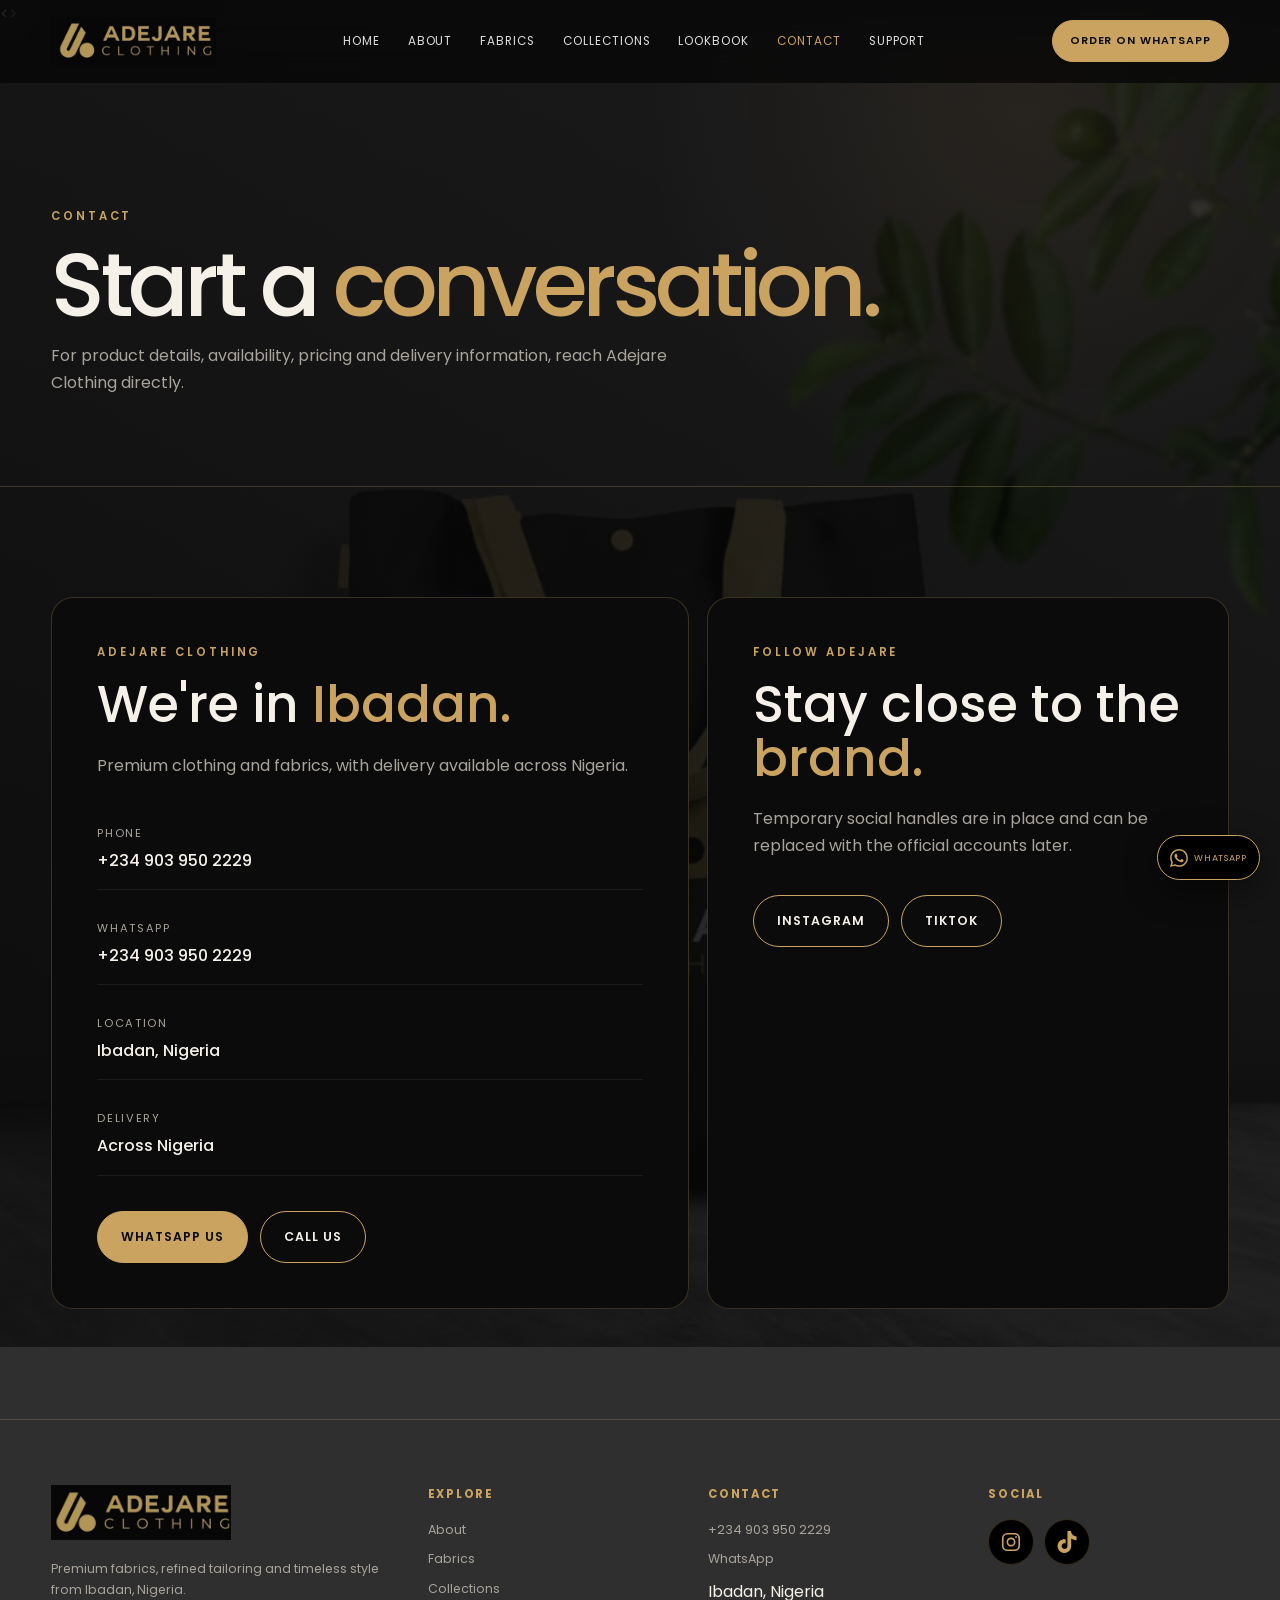
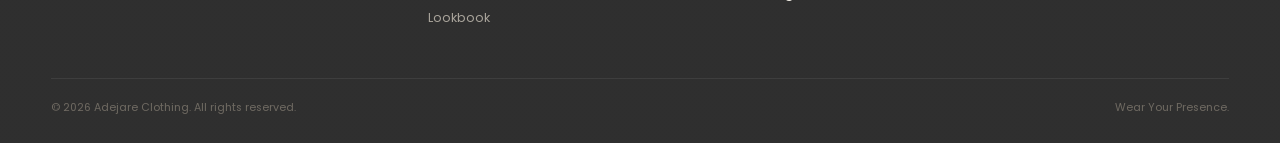
<file: contact.html>
<!doctype html>
<html lang="en">
<>
<meta charset="utf-8">
<meta name="viewport" content="width=device-width,initial-scale=1">
<meta name="description" content="Adejare Clothing — premium fabrics, refined tailoring and timeless style in Ibadan, Nigeria.">
<title>Contact | Adejare Clothing</title>
<link rel="stylesheet" href="css/style.css">
<link rel="icon" href="images/logo/adejare-symbol.jpg" type="image/jpg">
</head>
<body>

<header class="site-header">
  <div class="container nav">
    <a class="brand" href="index.html" aria-label="Adejare Clothing home">
      <img src="images/logo/adejare-wordmark.jpg" alt="Adejare Clothing">
    </a>
    <nav class="nav-links"><a class="" href="index.html">Home</a><a class="" href="about.html">About</a><a class="" href="fabrics.html">Fabrics</a><a class="" href="collections.html">Collections</a><a class="" href="lookbook.html">Lookbook</a><a class="active" href="contact.html">Contact</a><a class="" href="support.html">Support</a></nav>
    <div class="nav-actions">
      <a class="btn btn-gold btn-small nav-wa" data-wa="Adejare Clothing" href="#">Order on WhatsApp</a>
      <button class="menu-toggle" aria-label="Open menu" aria-expanded="false">☰</button>
    </div>
  </div>
  <div class="mobile-menu"><a href="index.html">Home</a><a href="about.html">About</a><a href="fabrics.html">Fabrics</a><a href="collections.html">Collections</a><a href="lookbook.html">Lookbook</a><a href="contact.html">Contact</a><a href="support.html">Support</a><a class="gold" data-wa="Adejare Clothing" href="#">Order on WhatsApp</a></div>
</header>


<main><section class="page-hero"><div class="container reveal"><div class="eyebrow">Contact</div><h1>Start a <span class="gold">conversation.</span></h1><p>For product details, availability, pricing and delivery information, reach Adejare Clothing directly.</p></div></section>
<section class="section"><div class="container contact-wrap">
<div class="contact-card reveal"><div class="eyebrow">Adejare Clothing</div><h2>We're in <span class="gold">Ibadan.</span></h2><p>Premium clothing and fabrics, with delivery available across Nigeria.</p><div class="contact-list">
<div><span>Phone</span><strong>+234 903 950 2229</strong></div><div><span>WhatsApp</span><strong>+234 903 950 2229</strong></div><div><span>Location</span><strong>Ibadan, Nigeria</strong></div><div><span>Delivery</span><strong>Across Nigeria</strong></div></div>
<div class="hero-actions"><a class="btn btn-gold" data-wa="Adejare Clothing" href="#">WhatsApp Us</a><a class="btn btn-outline" data-phone href="#">Call Us</a></div></div>
<div class="contact-card reveal"><div class="eyebrow">Follow Adejare</div><h2>Stay close to the <span class="gold">brand.</span></h2><p>Temporary social handles are in place and can be replaced with the official accounts later.</p><div class="hero-actions"><a class="btn btn-outline" data-instagram href="#">Instagram</a><a class="btn btn-outline" data-tiktok href="#">TikTok</a></div></div>
</div></section></main>

<footer class="footer">
  <div class="container footer-grid">
    <div class="footer-brand">
      <img src="images/logo/adejare-wordmark.jpg" alt="Adejare Clothing">
      <p>Premium fabrics, refined tailoring and timeless style from Ibadan, Nigeria.</p>
    </div>
    <div>
      <h4>Explore</h4>
      <div class="footer-links">
        <a href="about.html">About</a><a href="fabrics.html">Fabrics</a><a href="collections.html">Collections</a><a href="lookbook.html">Lookbook</a>
      </div>
    </div>
    <div>
      <h4>Contact</h4>
      <div class="footer-links">
        <a href="tel:+2349039502229">+234 903 950 2229</a>
        <a data-wa="Adejare Clothing" href="#">WhatsApp</a>
        <span>Ibadan, Nigeria</span>
      </div>
    </div>
    <div>
      <h4>Social</h4>
      <div class="socials">
        <a class="social" data-instagram href="#" aria-label="Instagram"><svg viewBox="0 0 24 24" aria-hidden="true"><rect x="3" y="3" width="18" height="18" rx="5" fill="none" stroke="currentColor" stroke-width="1.8"/><circle cx="12" cy="12" r="4" fill="none" stroke="currentColor" stroke-width="1.8"/><circle cx="17.5" cy="6.5" r="1" fill="currentColor"/></svg></a>
        <a class="social" data-tiktok href="#" aria-label="TikTok"><svg viewBox="0 0 24 24" aria-hidden="true"><path fill="currentColor" d="M12.525.02c1.31-.02 2.61-.01 3.91-.02.08 1.53.63 3.09 1.75 4.17 1.12 1.11 2.7 1.62 4.23 1.79v4.03c-1.44-.05-2.89-.35-4.2-.97-.57-.26-1.1-.59-1.62-.93-.01 2.92.01 5.84-.02 8.75-.08 1.4-.54 2.8-1.35 3.95-1.3 1.91-3.55 3.16-5.86 3.2-1.42.08-2.84-.31-4.05-1.06-2-1.2-3.37-3.4-3.58-5.73-.02-.5-.03-1 .01-1.49.18-1.91 1.12-3.75 2.61-4.95 1.69-1.4 4.05-2 6.2-1.55.02 1.48-.04 2.96-.04 4.44-.99-.32-2.15-.23-3.02.36-.64.42-1.12 1.07-1.3 1.82-.15.58-.11 1.19.09 1.75.48 1.37 2.07 2.25 3.5 2.01.95-.15 1.83-.71 2.3-1.55.15-.26.25-.55.31-.85.11-1.82.06-3.64.07-5.46.01-4.08-.01-8.17.02-12.25z"/></svg></a>
      </div>
    </div>
  </div>
  <div class="container footer-bottom">
    <span>© 2026 Adejare Clothing. All rights reserved.</span>
    <span>Wear Your Presence.</span>
  </div>
</footer>
<a class="floating-wa" data-wa="Adejare Clothing" href="#" aria-label="WhatsApp"><svg viewBox="0 0 24 24" aria-hidden="true"><path fill="currentColor" d="M17.472 14.382c-.297-.149-1.758-.867-2.03-.967-.273-.099-.471-.148-.67.15-.197.297-.767.966-.94 1.164-.173.198-.347.223-.644.075-.297-.15-1.255-.463-2.39-1.475-.883-.788-1.48-1.761-1.653-2.059-.173-.297-.018-.458.13-.606.134-.133.297-.347.446-.52.149-.174.198-.298.298-.497.099-.198.05-.371-.025-.52-.075-.149-.669-1.612-.916-2.207-.242-.579-.487-.5-.67-.51l-.57-.01c-.198 0-.52.074-.792.372s-1.04 1.016-1.04 2.479 1.065 2.875 1.213 3.074c.149.198 2.096 3.2 5.077 4.487.709.306 1.262.489 1.693.626.712.226 1.36.194 1.872.118.571-.085 1.758-.719 2.006-1.413.248-.694.248-1.289.173-1.413-.074-.124-.272-.198-.57-.347m-5.421 7.403h-.004a9.87 9.87 0 0 1-5.031-1.378l-.361-.214-3.741.982.999-3.648-.235-.374a9.86 9.86 0 0 1-1.51-5.26c.001-5.45 4.437-9.884 9.893-9.884 2.64.001 5.122 1.03 6.988 2.898a9.825 9.825 0 0 1 2.893 6.994c-.003 5.45-4.437 9.884-9.89 9.884m8.413-18.297A11.815 11.815 0 0 0 12.05 0C5.495 0 .16 5.335.157 11.893c0 2.096.547 4.142 1.588 5.946L.057 24l6.304-1.654a11.88 11.88 0 0 0 5.684 1.448h.005c6.554 0 11.89-5.335 11.893-11.893a11.821 11.821 0 0 0-3.479-8.413z"/></svg><span>WhatsApp</span></a>
<script src="js/script.js"></script>

</body>
</html>
</file>
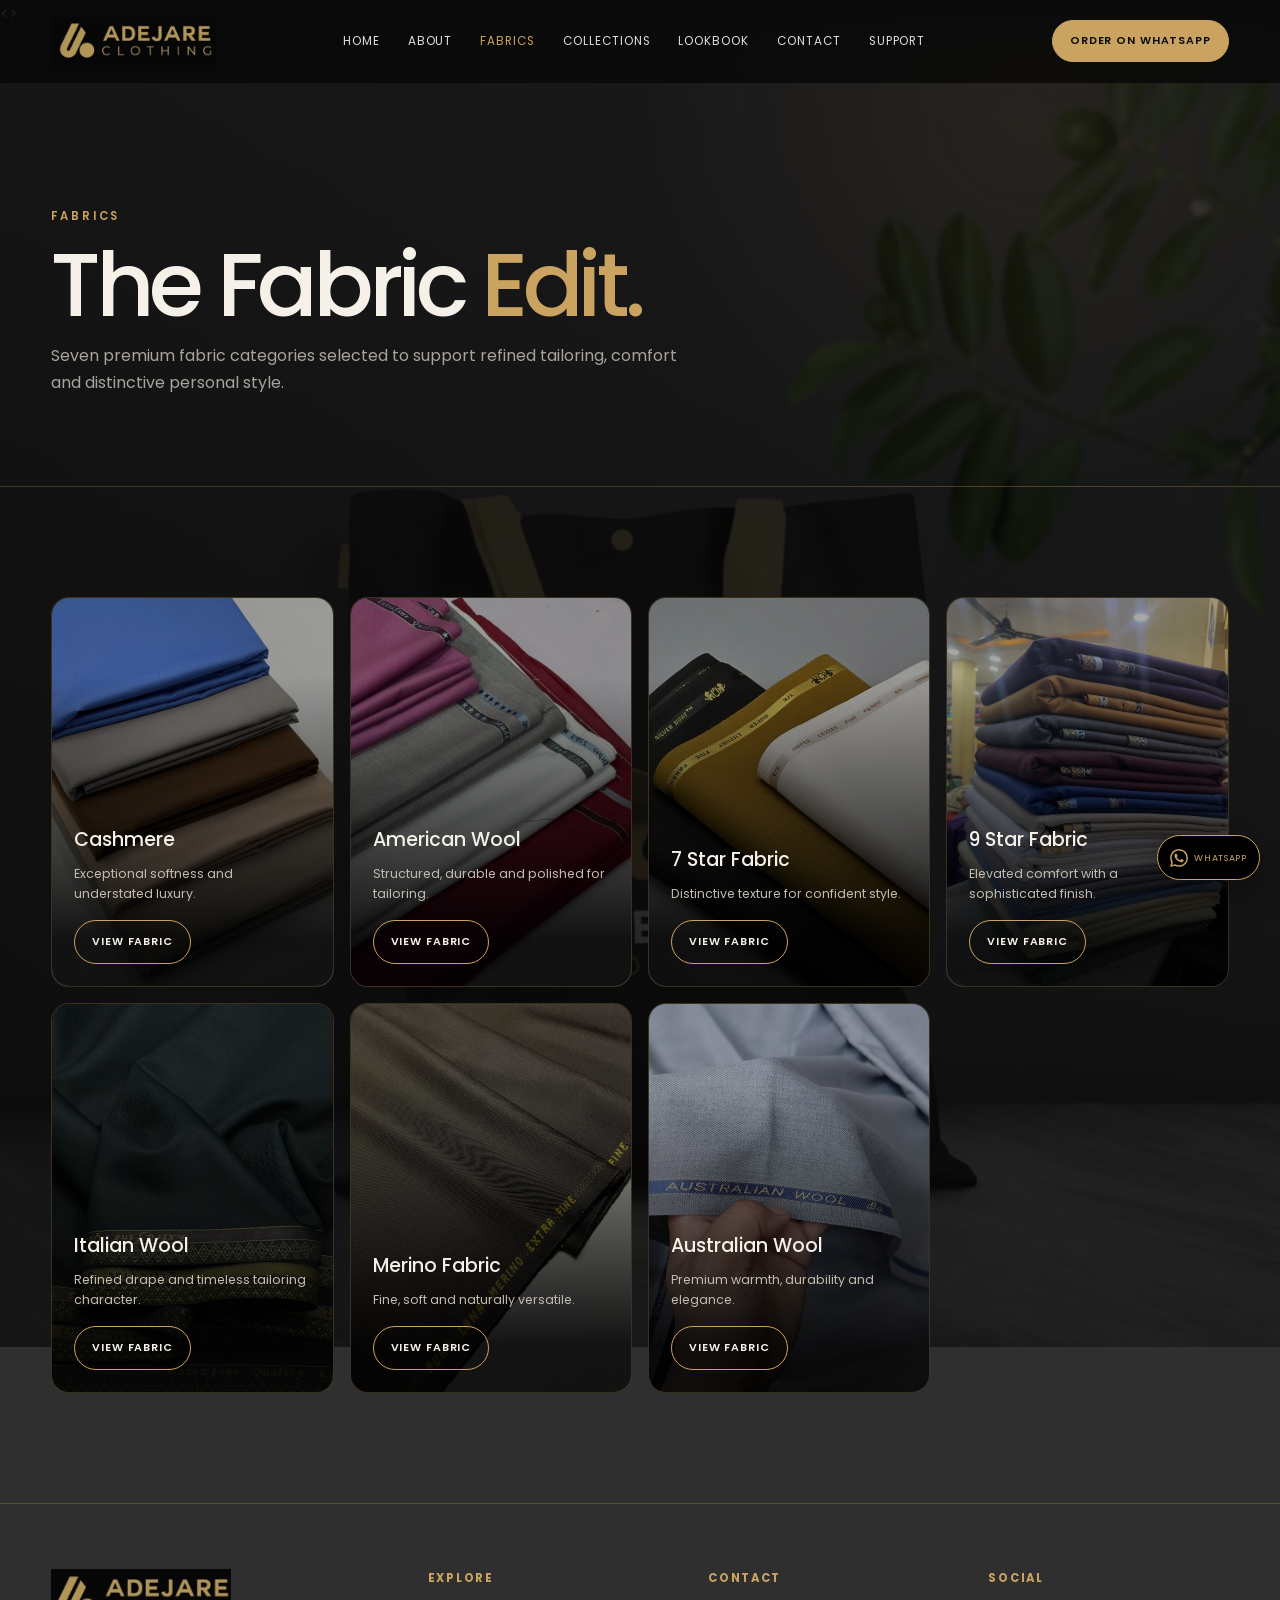
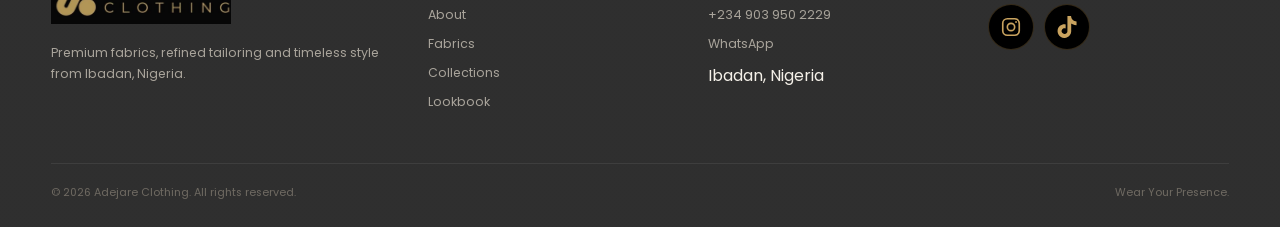
<file: fabrics.html>
<!doctype html>
<html lang="en">
<>
<meta charset="utf-8">
<meta name="viewport" content="width=device-width,initial-scale=1">
<meta name="description" content="Adejare Clothing — premium fabrics, refined tailoring and timeless style in Ibadan, Nigeria.">
<title>Fabrics | Adejare Clothing</title>
<link rel="stylesheet" href="css/style.css">
<link rel="icon" href="images/logo/adejare-symbol.jpg" type="image/jpg">
</head>
<body>

<header class="site-header">
  <div class="container nav">
    <a class="brand" href="index.html" aria-label="Adejare Clothing home">
      <img src="images/logo/adejare-wordmark.jpg" alt="Adejare Clothing">
    </a>
    <nav class="nav-links"><a class="" href="index.html">Home</a><a class="" href="about.html">About</a><a class="active" href="fabrics.html">Fabrics</a><a class="" href="collections.html">Collections</a><a class="" href="lookbook.html">Lookbook</a><a class="" href="contact.html">Contact</a><a class="" href="support.html">Support</a></nav>
    <div class="nav-actions">
      <a class="btn btn-gold btn-small nav-wa" data-wa="Adejare Clothing" href="#">Order on WhatsApp</a>
      <button class="menu-toggle" aria-label="Open menu" aria-expanded="false">☰</button>
    </div>
  </div>
  <div class="mobile-menu"><a href="index.html">Home</a><a href="about.html">About</a><a href="fabrics.html">Fabrics</a><a href="collections.html">Collections</a><a href="lookbook.html">Lookbook</a><a href="contact.html">Contact</a><a href="support.html">Support</a><a class="gold" data-wa="Adejare Clothing" href="#">Order on WhatsApp</a></div>
</header>


<main><section class="page-hero"><div class="container reveal"><div class="eyebrow">Fabrics</div><h1>The Fabric <span class="gold">Edit.</span></h1><p>Seven premium fabric categories selected to support refined tailoring, comfort and distinctive personal style.</p></div></section>
<section class="section"><div class="container"><div class="fabric-grid">
<article class="fabric-card reveal">
  <img src="images/fabrics/cashmere.jpg" alt="Cashmere">
  <div class="fabric-info">
    <h3>Cashmere</h3><p>Exceptional softness and understated luxury.</p>
    <a class="btn btn-outline btn-small" href="product.html?product=cashmere">View Fabric</a>
  </div>
</article>
<article class="fabric-card reveal">
  <img src="images/fabrics/american-wool.jpg" alt="American Wool">
  <div class="fabric-info">
    <h3>American Wool</h3><p>Structured, durable and polished for tailoring.</p>
    <a class="btn btn-outline btn-small" href="product.html?product=american-wool">View Fabric</a>
  </div>
</article>
<article class="fabric-card reveal">
  <img src="images/fabrics/seven-star.jpg" alt="7 Star Fabric">
  <div class="fabric-info">
    <h3>7 Star Fabric</h3><p>Distinctive texture for confident style.</p>
    <a class="btn btn-outline btn-small" href="product.html?product=7-star-fabric">View Fabric</a>
  </div>
</article>
<article class="fabric-card reveal">
  <img src="images/fabrics/nine-star.jpg" alt="9 Star Fabric">
  <div class="fabric-info">
    <h3>9 Star Fabric</h3><p>Elevated comfort with a sophisticated finish.</p>
    <a class="btn btn-outline btn-small" href="product.html?product=nine-star">View Fabric</a>
  </div>
</article>
<article class="fabric-card reveal">
  <img src="images/fabrics/italian-wool.jpg" alt="Italian Wool">
  <div class="fabric-info">
    <h3>Italian Wool</h3><p>Refined drape and timeless tailoring character.</p>
    <a class="btn btn-outline btn-small" href="product.html?product=italian-wool">View Fabric</a>
  </div>
</article>
<article class="fabric-card reveal">
  <img src="images/fabrics/merino.jpg" alt="Merino Fabric">
  <div class="fabric-info">
    <h3>Merino Fabric</h3><p>Fine, soft and naturally versatile.</p>
    <a class="btn btn-outline btn-small" href="product.html?product=merino">View Fabric</a>
  </div>
</article>
<article class="fabric-card reveal">
  <img src="images/fabrics/australian-wool.jpg" alt="Australian Wool">
  <div class="fabric-info">
    <h3>Australian Wool</h3><p>Premium warmth, durability and elegance.</p>
    <a class="btn btn-outline btn-small" href="product.html?product=australian-wool">View Fabric</a>
  </div>
</article></div></div></section></main>

<footer class="footer">
  <div class="container footer-grid">
    <div class="footer-brand">
      <img src="images/logo/adejare-wordmark.jpg" alt="Adejare Clothing">
      <p>Premium fabrics, refined tailoring and timeless style from Ibadan, Nigeria.</p>
    </div>
    <div>
      <h4>Explore</h4>
      <div class="footer-links">
        <a href="about.html">About</a><a href="fabrics.html">Fabrics</a><a href="collections.html">Collections</a><a href="lookbook.html">Lookbook</a>
      </div>
    </div>
    <div>
      <h4>Contact</h4>
      <div class="footer-links">
        <a href="tel:+2349039502229">+234 903 950 2229</a>
        <a data-wa="Adejare Clothing" href="#">WhatsApp</a>
        <span>Ibadan, Nigeria</span>
      </div>
    </div>
    <div>
      <h4>Social</h4>
      <div class="socials">
        <a class="social" data-instagram href="#" aria-label="Instagram"><svg viewBox="0 0 24 24" aria-hidden="true"><rect x="3" y="3" width="18" height="18" rx="5" fill="none" stroke="currentColor" stroke-width="1.8"/><circle cx="12" cy="12" r="4" fill="none" stroke="currentColor" stroke-width="1.8"/><circle cx="17.5" cy="6.5" r="1" fill="currentColor"/></svg></a>
        <a class="social" data-tiktok href="#" aria-label="TikTok"><svg viewBox="0 0 24 24" aria-hidden="true"><path fill="currentColor" d="M12.525.02c1.31-.02 2.61-.01 3.91-.02.08 1.53.63 3.09 1.75 4.17 1.12 1.11 2.7 1.62 4.23 1.79v4.03c-1.44-.05-2.89-.35-4.2-.97-.57-.26-1.1-.59-1.62-.93-.01 2.92.01 5.84-.02 8.75-.08 1.4-.54 2.8-1.35 3.95-1.3 1.91-3.55 3.16-5.86 3.2-1.42.08-2.84-.31-4.05-1.06-2-1.2-3.37-3.4-3.58-5.73-.02-.5-.03-1 .01-1.49.18-1.91 1.12-3.75 2.61-4.95 1.69-1.4 4.05-2 6.2-1.55.02 1.48-.04 2.96-.04 4.44-.99-.32-2.15-.23-3.02.36-.64.42-1.12 1.07-1.3 1.82-.15.58-.11 1.19.09 1.75.48 1.37 2.07 2.25 3.5 2.01.95-.15 1.83-.71 2.3-1.55.15-.26.25-.55.31-.85.11-1.82.06-3.64.07-5.46.01-4.08-.01-8.17.02-12.25z"/></svg></a>
      </div>
    </div>
  </div>
  <div class="container footer-bottom">
    <span>© 2026 Adejare Clothing. All rights reserved.</span>
    <span>Wear Your Presence.</span>
  </div>
</footer>
<a class="floating-wa" data-wa="Adejare Clothing" href="#" aria-label="WhatsApp"><svg viewBox="0 0 24 24" aria-hidden="true"><path fill="currentColor" d="M17.472 14.382c-.297-.149-1.758-.867-2.03-.967-.273-.099-.471-.148-.67.15-.197.297-.767.966-.94 1.164-.173.198-.347.223-.644.075-.297-.15-1.255-.463-2.39-1.475-.883-.788-1.48-1.761-1.653-2.059-.173-.297-.018-.458.13-.606.134-.133.297-.347.446-.52.149-.174.198-.298.298-.497.099-.198.05-.371-.025-.52-.075-.149-.669-1.612-.916-2.207-.242-.579-.487-.5-.67-.51l-.57-.01c-.198 0-.52.074-.792.372s-1.04 1.016-1.04 2.479 1.065 2.875 1.213 3.074c.149.198 2.096 3.2 5.077 4.487.709.306 1.262.489 1.693.626.712.226 1.36.194 1.872.118.571-.085 1.758-.719 2.006-1.413.248-.694.248-1.289.173-1.413-.074-.124-.272-.198-.57-.347m-5.421 7.403h-.004a9.87 9.87 0 0 1-5.031-1.378l-.361-.214-3.741.982.999-3.648-.235-.374a9.86 9.86 0 0 1-1.51-5.26c.001-5.45 4.437-9.884 9.893-9.884 2.64.001 5.122 1.03 6.988 2.898a9.825 9.825 0 0 1 2.893 6.994c-.003 5.45-4.437 9.884-9.89 9.884m8.413-18.297A11.815 11.815 0 0 0 12.05 0C5.495 0 .16 5.335.157 11.893c0 2.096.547 4.142 1.588 5.946L.057 24l6.304-1.654a11.88 11.88 0 0 0 5.684 1.448h.005c6.554 0 11.89-5.335 11.893-11.893a11.821 11.821 0 0 0-3.479-8.413z"/></svg><span>WhatsApp</span></a>
<script src="js/script.js"></script>

</body>
</html>
</file>
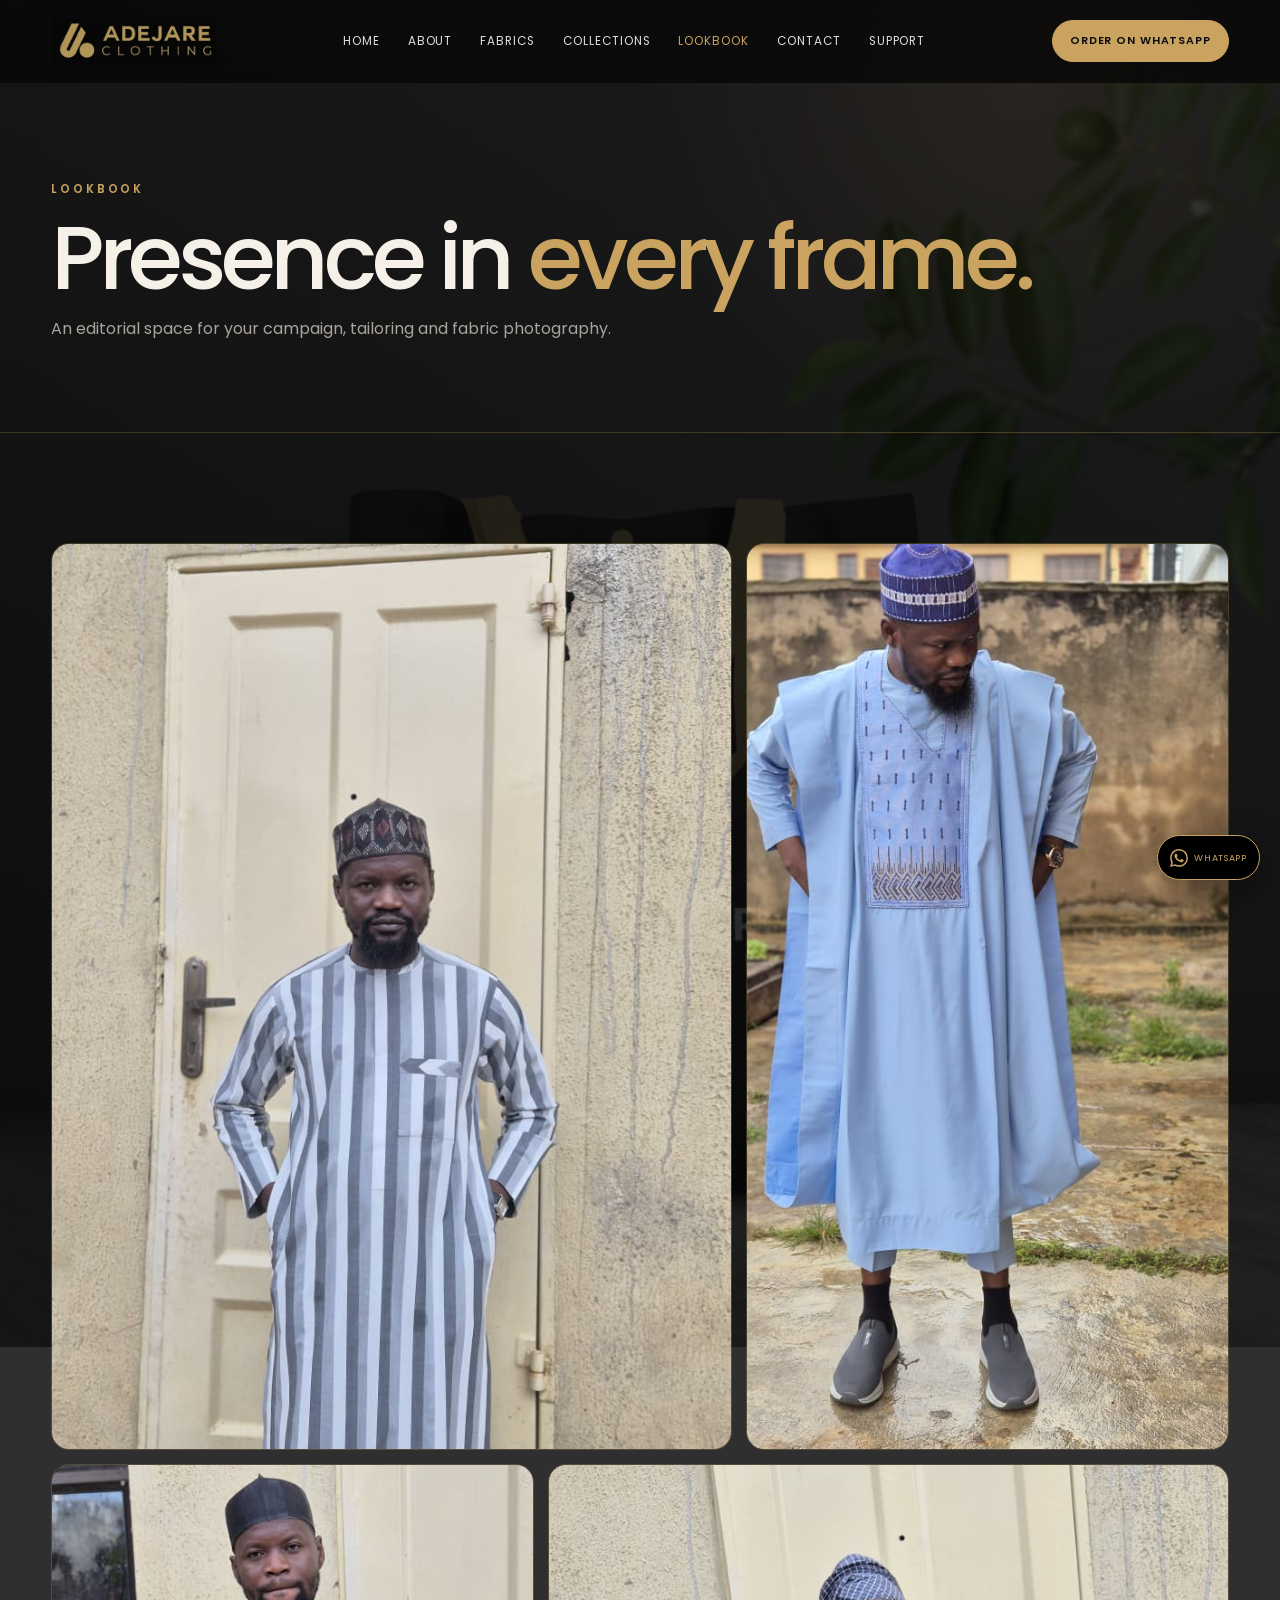
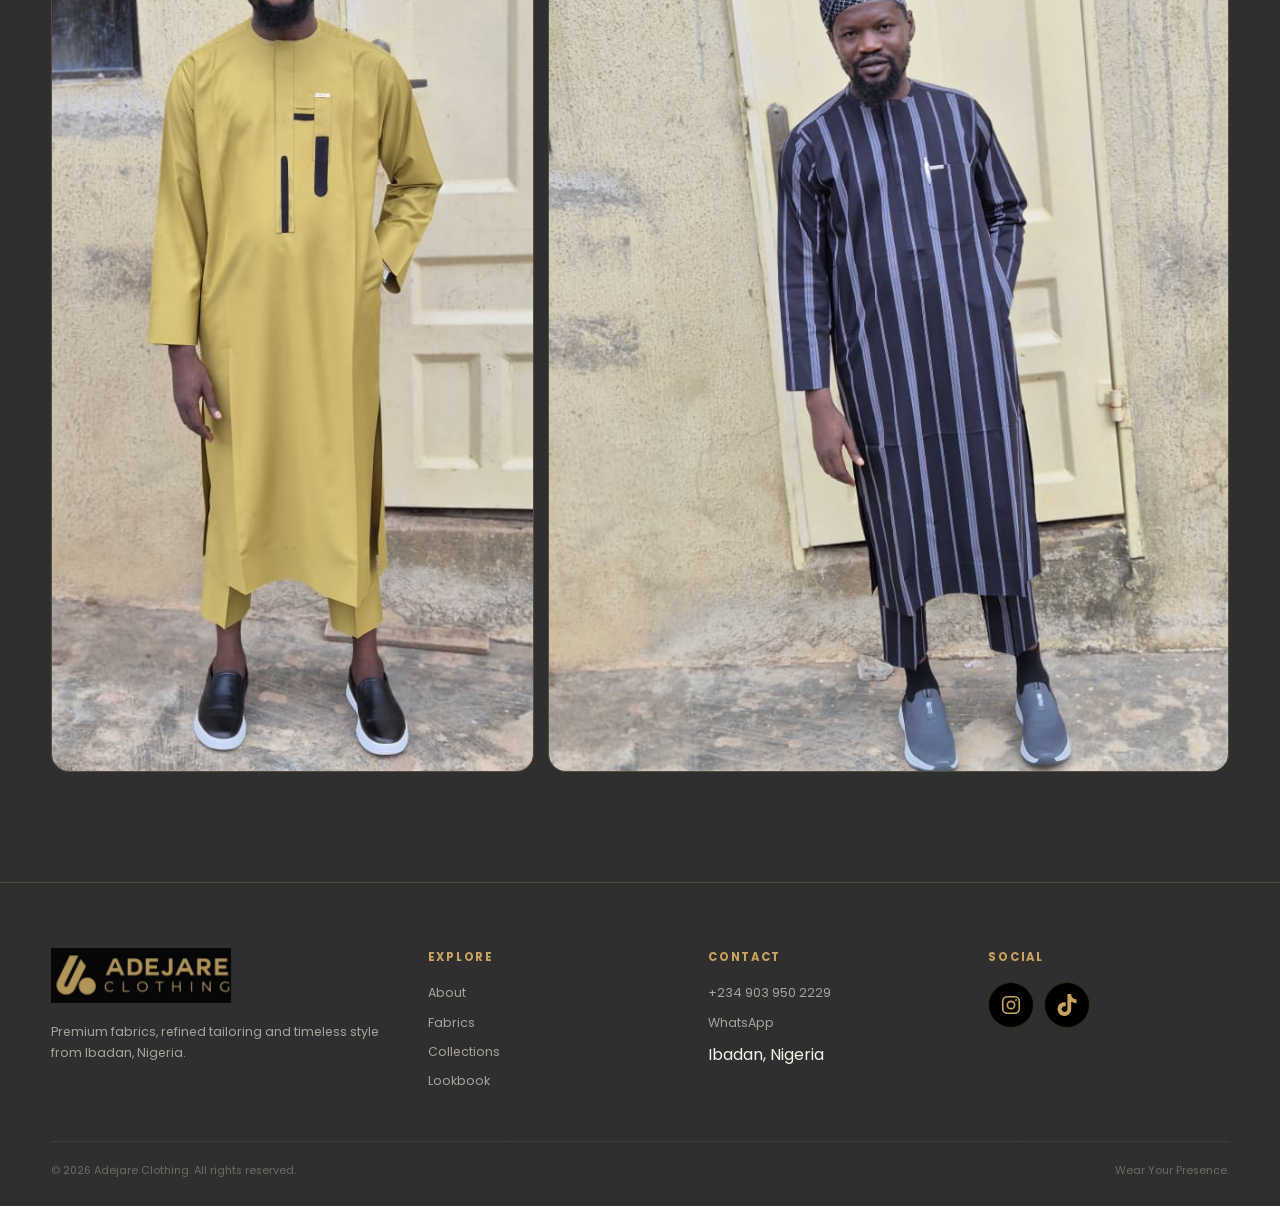
<file: lookbook.html>
<!doctype html>
<html lang="en">
<head>
<meta charset="utf-8">
<meta name="viewport" content="width=device-width,initial-scale=1">
<meta name="description" content="Adejare Clothing — premium fabrics, refined tailoring and timeless style in Ibadan, Nigeria.">
<title>Lookbook | Adejare Clothing</title>
<link rel="stylesheet" href="css/style.css">
</head>
<body>

<header class="site-header">
  <div class="container nav">
    <a class="brand" href="index.html" aria-label="Adejare Clothing home">
      <img src="images/logo/adejare-wordmark.jpg" alt="Adejare Clothing">
    </a>
    <nav class="nav-links"><a class="" href="index.html">Home</a><a class="" href="about.html">About</a><a class="" href="fabrics.html">Fabrics</a><a class="" href="collections.html">Collections</a><a class="active" href="lookbook.html">Lookbook</a><a class="" href="contact.html">Contact</a><a class="" href="support.html">Support</a></nav>
    <div class="nav-actions">
      <a class="btn btn-gold btn-small nav-wa" data-wa="Adejare Clothing" href="#">Order on WhatsApp</a>
      <button class="menu-toggle" aria-label="Open menu" aria-expanded="false">☰</button>
    </div>
  </div>
  <div class="mobile-menu"><a href="index.html">Home</a><a href="about.html">About</a><a href="fabrics.html">Fabrics</a><a href="collections.html">Collections</a><a href="lookbook.html">Lookbook</a><a href="contact.html">Contact</a><a href="support.html">Support</a><a class="gold" data-wa="Adejare Clothing" href="#">Order on WhatsApp</a></div>
</header>


<main><section class="page-hero"><div class="container reveal"><div class="eyebrow">Lookbook</div><h1>Presence in <span class="gold">every frame.</span></h1><p>An editorial space for your campaign, tailoring and fabric photography.</p></div></section>
<section class="section"><div class="container lookbook-grid">
<div class="lookbook-item reveal"><img src="images/lookbook/abuhanoon1.jpeg" alt="Lookbook placeholder"></div>
<div class="lookbook-item reveal"><img src="images/lookbook/abu hanoon 4.jpeg" alt="Lookbook placeholder"></div>
<div class="lookbook-item reveal"><img src="images/lookbook/abu hanoon 3.jpeg" alt="Lookbook placeholder"></div>
<div class="lookbook-item reveal"><img src="images/lookbook/abu hanoon 2.jpeg" alt="Lookbook placeholder"></div>
</div></section></main>

<footer class="footer">
  <div class="container footer-grid">
    <div class="footer-brand">
      <img src="images/logo/adejare-wordmark.jpg" alt="Adejare Clothing">
      <p>Premium fabrics, refined tailoring and timeless style from Ibadan, Nigeria.</p>
    </div>
    <div>
      <h4>Explore</h4>
      <div class="footer-links">
        <a href="about.html">About</a><a href="fabrics.html">Fabrics</a><a href="collections.html">Collections</a><a href="lookbook.html">Lookbook</a>
      </div>
    </div>
    <div>
      <h4>Contact</h4>
      <div class="footer-links">
        <a href="tel:+2349039502229">+234 903 950 2229</a>
        <a data-wa="Adejare Clothing" href="#">WhatsApp</a>
        <span>Ibadan, Nigeria</span>
      </div>
    </div>
    <div>
      <h4>Social</h4>
      <div class="socials">
        <a class="social" data-instagram href="#" aria-label="Instagram"><svg viewBox="0 0 24 24" aria-hidden="true"><rect x="3" y="3" width="18" height="18" rx="5" fill="none" stroke="currentColor" stroke-width="1.8"/><circle cx="12" cy="12" r="4" fill="none" stroke="currentColor" stroke-width="1.8"/><circle cx="17.5" cy="6.5" r="1" fill="currentColor"/></svg></a>
        <a class="social" data-tiktok href="#" aria-label="TikTok"><svg viewBox="0 0 24 24" aria-hidden="true"><path fill="currentColor" d="M12.525.02c1.31-.02 2.61-.01 3.91-.02.08 1.53.63 3.09 1.75 4.17 1.12 1.11 2.7 1.62 4.23 1.79v4.03c-1.44-.05-2.89-.35-4.2-.97-.57-.26-1.1-.59-1.62-.93-.01 2.92.01 5.84-.02 8.75-.08 1.4-.54 2.8-1.35 3.95-1.3 1.91-3.55 3.16-5.86 3.2-1.42.08-2.84-.31-4.05-1.06-2-1.2-3.37-3.4-3.58-5.73-.02-.5-.03-1 .01-1.49.18-1.91 1.12-3.75 2.61-4.95 1.69-1.4 4.05-2 6.2-1.55.02 1.48-.04 2.96-.04 4.44-.99-.32-2.15-.23-3.02.36-.64.42-1.12 1.07-1.3 1.82-.15.58-.11 1.19.09 1.75.48 1.37 2.07 2.25 3.5 2.01.95-.15 1.83-.71 2.3-1.55.15-.26.25-.55.31-.85.11-1.82.06-3.64.07-5.46.01-4.08-.01-8.17.02-12.25z"/></svg></a>
      </div>
    </div>
  </div>
  <div class="container footer-bottom">
    <span>© 2026 Adejare Clothing. All rights reserved.</span>
    <span>Wear Your Presence.</span>
  </div>
</footer>
<a class="floating-wa" data-wa="Adejare Clothing" href="#" aria-label="WhatsApp"><svg viewBox="0 0 24 24" aria-hidden="true"><path fill="currentColor" d="M17.472 14.382c-.297-.149-1.758-.867-2.03-.967-.273-.099-.471-.148-.67.15-.197.297-.767.966-.94 1.164-.173.198-.347.223-.644.075-.297-.15-1.255-.463-2.39-1.475-.883-.788-1.48-1.761-1.653-2.059-.173-.297-.018-.458.13-.606.134-.133.297-.347.446-.52.149-.174.198-.298.298-.497.099-.198.05-.371-.025-.52-.075-.149-.669-1.612-.916-2.207-.242-.579-.487-.5-.67-.51l-.57-.01c-.198 0-.52.074-.792.372s-1.04 1.016-1.04 2.479 1.065 2.875 1.213 3.074c.149.198 2.096 3.2 5.077 4.487.709.306 1.262.489 1.693.626.712.226 1.36.194 1.872.118.571-.085 1.758-.719 2.006-1.413.248-.694.248-1.289.173-1.413-.074-.124-.272-.198-.57-.347m-5.421 7.403h-.004a9.87 9.87 0 0 1-5.031-1.378l-.361-.214-3.741.982.999-3.648-.235-.374a9.86 9.86 0 0 1-1.51-5.26c.001-5.45 4.437-9.884 9.893-9.884 2.64.001 5.122 1.03 6.988 2.898a9.825 9.825 0 0 1 2.893 6.994c-.003 5.45-4.437 9.884-9.89 9.884m8.413-18.297A11.815 11.815 0 0 0 12.05 0C5.495 0 .16 5.335.157 11.893c0 2.096.547 4.142 1.588 5.946L.057 24l6.304-1.654a11.88 11.88 0 0 0 5.684 1.448h.005c6.554 0 11.89-5.335 11.893-11.893a11.821 11.821 0 0 0-3.479-8.413z"/></svg><span>WhatsApp</span></a>
<script src="js/script.js"></script>

</body>
</html>
</file>
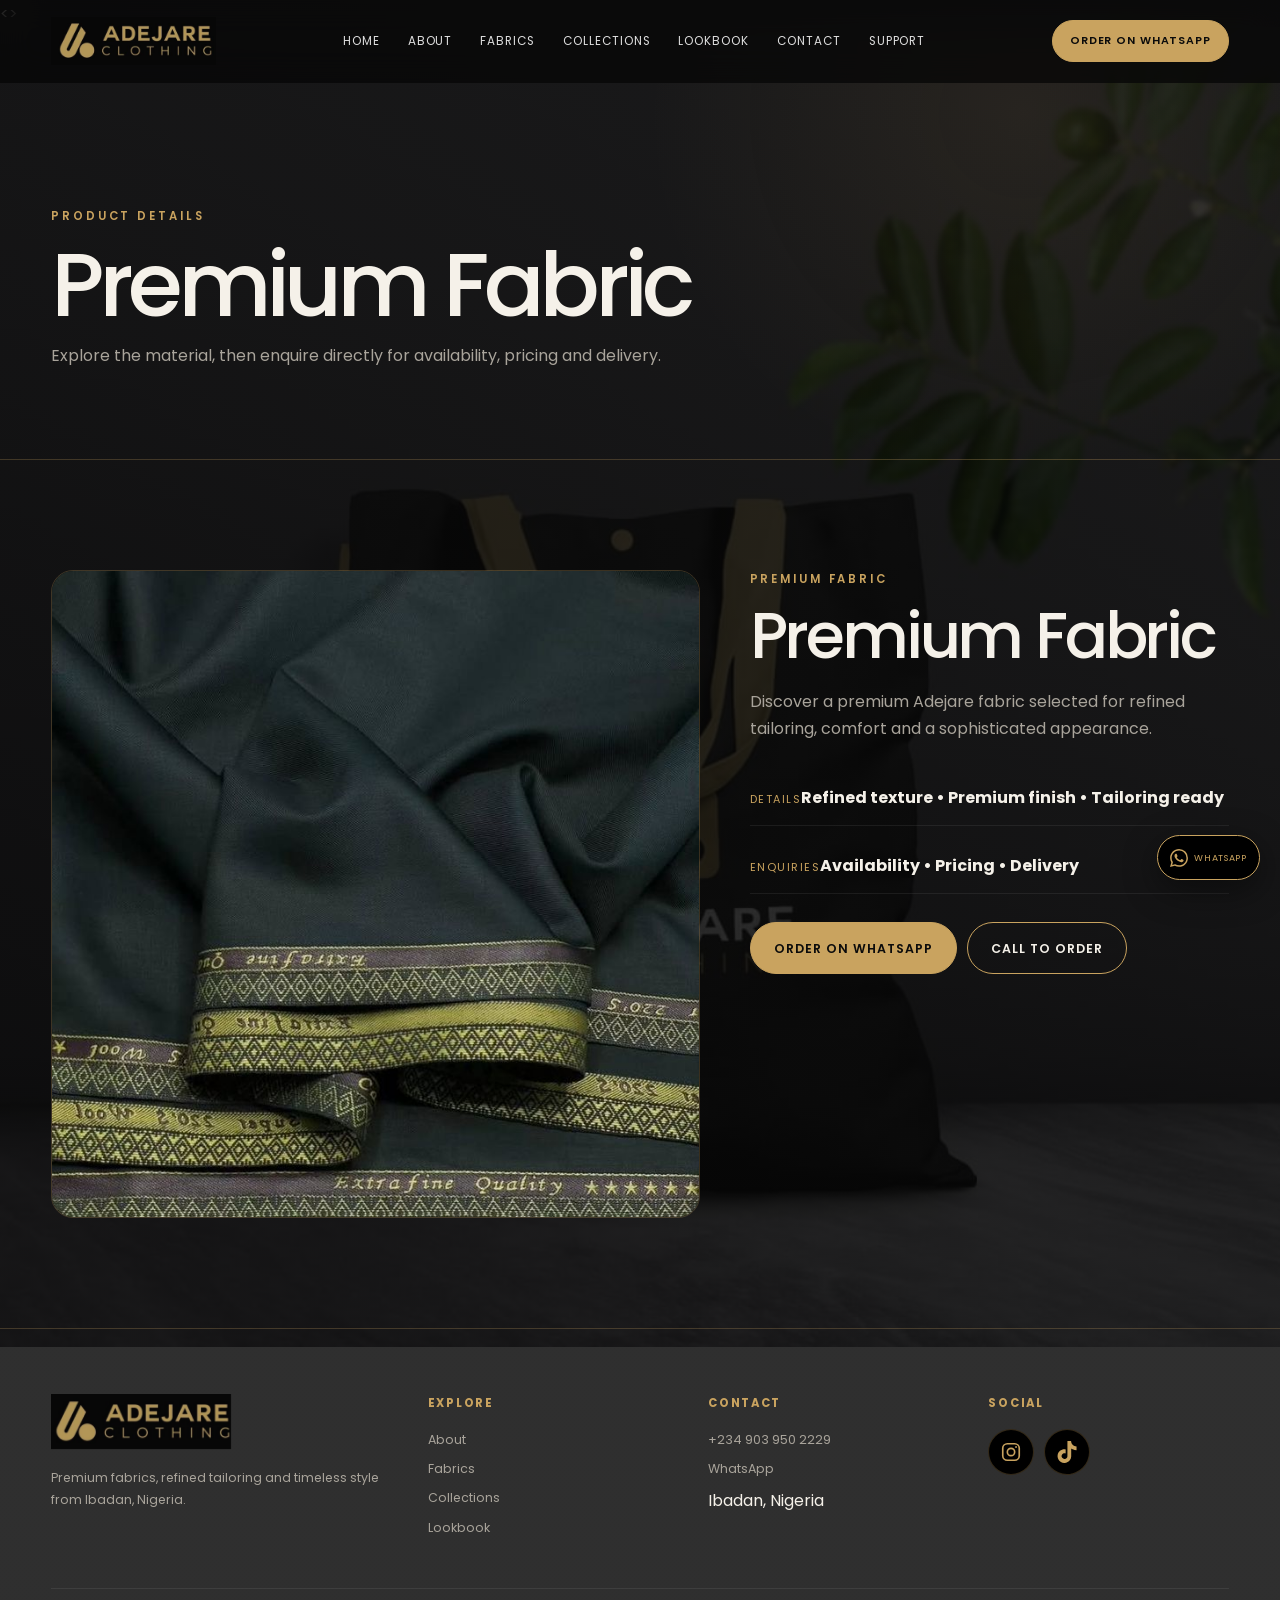
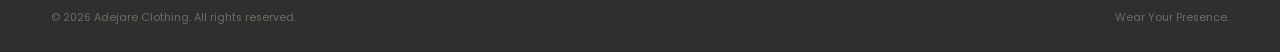
<file: product.html>
<!doctype html>
<html lang="en">
<>
<meta charset="utf-8">
<meta name="viewport" content="width=device-width,initial-scale=1">
<meta name="description" content="Adejare Clothing — premium fabrics, refined tailoring and timeless style in Ibadan, Nigeria.">
<title>Product Details | Adejare Clothing</title>
<link rel="stylesheet" href="css/style.css">
<link rel="icon" href="images/logo/adejare-symbol.jpg" type="image/jpg">
</head>
<body>

<header class="site-header">
  <div class="container nav">
    <a class="brand" href="index.html" aria-label="Adejare Clothing home">
      <img src="images/logo/adejare-wordmark.jpg" alt="Adejare Clothing">
    </a>
    <nav class="nav-links"><a class="" href="index.html">Home</a><a class="" href="about.html">About</a><a class="" href="fabrics.html">Fabrics</a><a class="" href="collections.html">Collections</a><a class="" href="lookbook.html">Lookbook</a><a class="" href="contact.html">Contact</a><a class="" href="support.html">Support</a></nav>
    <div class="nav-actions">
      <a class="btn btn-gold btn-small nav-wa" data-wa="Adejare Clothing" href="#">Order on WhatsApp</a>
      <button class="menu-toggle" aria-label="Open menu" aria-expanded="false">☰</button>
    </div>
  </div>
  <div class="mobile-menu"><a href="index.html">Home</a><a href="about.html">About</a><a href="fabrics.html">Fabrics</a><a href="collections.html">Collections</a><a href="lookbook.html">Lookbook</a><a href="contact.html">Contact</a><a href="support.html">Support</a><a class="gold" data-wa="Adejare Clothing" href="#">Order on WhatsApp</a></div>
</header>


<main><section class="page-hero"><div class="container"><div class="eyebrow">Product Details</div><h1 data-product-name>Premium Fabric</h1><p>Explore the material, then enquire directly for availability, pricing and delivery.</p></div></section>
<section class="section"><div class="container product-layout">
<div class="product-image reveal"><img data-product-image src="images/fabrics/italian-wool.jpg" alt="Premium Fabric"></div>
<div class="product-copy reveal"><div class="eyebrow" data-product-category>Premium Fabric</div><h1 data-product-name>Premium Fabric</h1><p data-product-description>Discover a premium Adejare fabric selected for refined tailoring, comfort and a sophisticated appearance.</p>
<div class="product-meta"><div><span>Details</span><strong data-product-details>Refined texture • Premium finish • Tailoring ready</strong></div><div><span>Enquiries</span><strong>Availability • Pricing • Delivery</strong></div></div>
<div class="product-actions"><a class="btn btn-gold" data-wa="Premium Fabric" href="#">Order on WhatsApp</a><a class="btn btn-outline" data-phone href="#">Call to Order</a></div></div>
</div></section></main>

<footer class="footer">
  <div class="container footer-grid">
    <div class="footer-brand">
      <img src="images/logo/adejare-wordmark.jpg" alt="Adejare Clothing">
      <p>Premium fabrics, refined tailoring and timeless style from Ibadan, Nigeria.</p>
    </div>
    <div>
      <h4>Explore</h4>
      <div class="footer-links">
        <a href="about.html">About</a><a href="fabrics.html">Fabrics</a><a href="collections.html">Collections</a><a href="lookbook.html">Lookbook</a>
      </div>
    </div>
    <div>
      <h4>Contact</h4>
      <div class="footer-links">
        <a href="tel:+2349039502229">+234 903 950 2229</a>
        <a data-wa="Adejare Clothing" href="#">WhatsApp</a>
        <span>Ibadan, Nigeria</span>
      </div>
    </div>
    <div>
      <h4>Social</h4>
      <div class="socials">
        <a class="social" data-instagram href="#" aria-label="Instagram"><svg viewBox="0 0 24 24" aria-hidden="true"><rect x="3" y="3" width="18" height="18" rx="5" fill="none" stroke="currentColor" stroke-width="1.8"/><circle cx="12" cy="12" r="4" fill="none" stroke="currentColor" stroke-width="1.8"/><circle cx="17.5" cy="6.5" r="1" fill="currentColor"/></svg></a>
        <a class="social" data-tiktok href="#" aria-label="TikTok"><svg viewBox="0 0 24 24" aria-hidden="true"><path fill="currentColor" d="M12.525.02c1.31-.02 2.61-.01 3.91-.02.08 1.53.63 3.09 1.75 4.17 1.12 1.11 2.7 1.62 4.23 1.79v4.03c-1.44-.05-2.89-.35-4.2-.97-.57-.26-1.1-.59-1.62-.93-.01 2.92.01 5.84-.02 8.75-.08 1.4-.54 2.8-1.35 3.95-1.3 1.91-3.55 3.16-5.86 3.2-1.42.08-2.84-.31-4.05-1.06-2-1.2-3.37-3.4-3.58-5.73-.02-.5-.03-1 .01-1.49.18-1.91 1.12-3.75 2.61-4.95 1.69-1.4 4.05-2 6.2-1.55.02 1.48-.04 2.96-.04 4.44-.99-.32-2.15-.23-3.02.36-.64.42-1.12 1.07-1.3 1.82-.15.58-.11 1.19.09 1.75.48 1.37 2.07 2.25 3.5 2.01.95-.15 1.83-.71 2.3-1.55.15-.26.25-.55.31-.85.11-1.82.06-3.64.07-5.46.01-4.08-.01-8.17.02-12.25z"/></svg></a>
      </div>
    </div>
  </div>
  <div class="container footer-bottom">
    <span>© 2026 Adejare Clothing. All rights reserved.</span>
    <span>Wear Your Presence.</span>
  </div>
</footer>
<a class="floating-wa" data-wa="Adejare Clothing" href="#" aria-label="WhatsApp"><svg viewBox="0 0 24 24" aria-hidden="true"><path fill="currentColor" d="M17.472 14.382c-.297-.149-1.758-.867-2.03-.967-.273-.099-.471-.148-.67.15-.197.297-.767.966-.94 1.164-.173.198-.347.223-.644.075-.297-.15-1.255-.463-2.39-1.475-.883-.788-1.48-1.761-1.653-2.059-.173-.297-.018-.458.13-.606.134-.133.297-.347.446-.52.149-.174.198-.298.298-.497.099-.198.05-.371-.025-.52-.075-.149-.669-1.612-.916-2.207-.242-.579-.487-.5-.67-.51l-.57-.01c-.198 0-.52.074-.792.372s-1.04 1.016-1.04 2.479 1.065 2.875 1.213 3.074c.149.198 2.096 3.2 5.077 4.487.709.306 1.262.489 1.693.626.712.226 1.36.194 1.872.118.571-.085 1.758-.719 2.006-1.413.248-.694.248-1.289.173-1.413-.074-.124-.272-.198-.57-.347m-5.421 7.403h-.004a9.87 9.87 0 0 1-5.031-1.378l-.361-.214-3.741.982.999-3.648-.235-.374a9.86 9.86 0 0 1-1.51-5.26c.001-5.45 4.437-9.884 9.893-9.884 2.64.001 5.122 1.03 6.988 2.898a9.825 9.825 0 0 1 2.893 6.994c-.003 5.45-4.437 9.884-9.89 9.884m8.413-18.297A11.815 11.815 0 0 0 12.05 0C5.495 0 .16 5.335.157 11.893c0 2.096.547 4.142 1.588 5.946L.057 24l6.304-1.654a11.88 11.88 0 0 0 5.684 1.448h.005c6.554 0 11.89-5.335 11.893-11.893a11.821 11.821 0 0 0-3.479-8.413z"/></svg><span>WhatsApp</span></a>
<script src="js/script.js"></script>

</body>
</html>
</file>
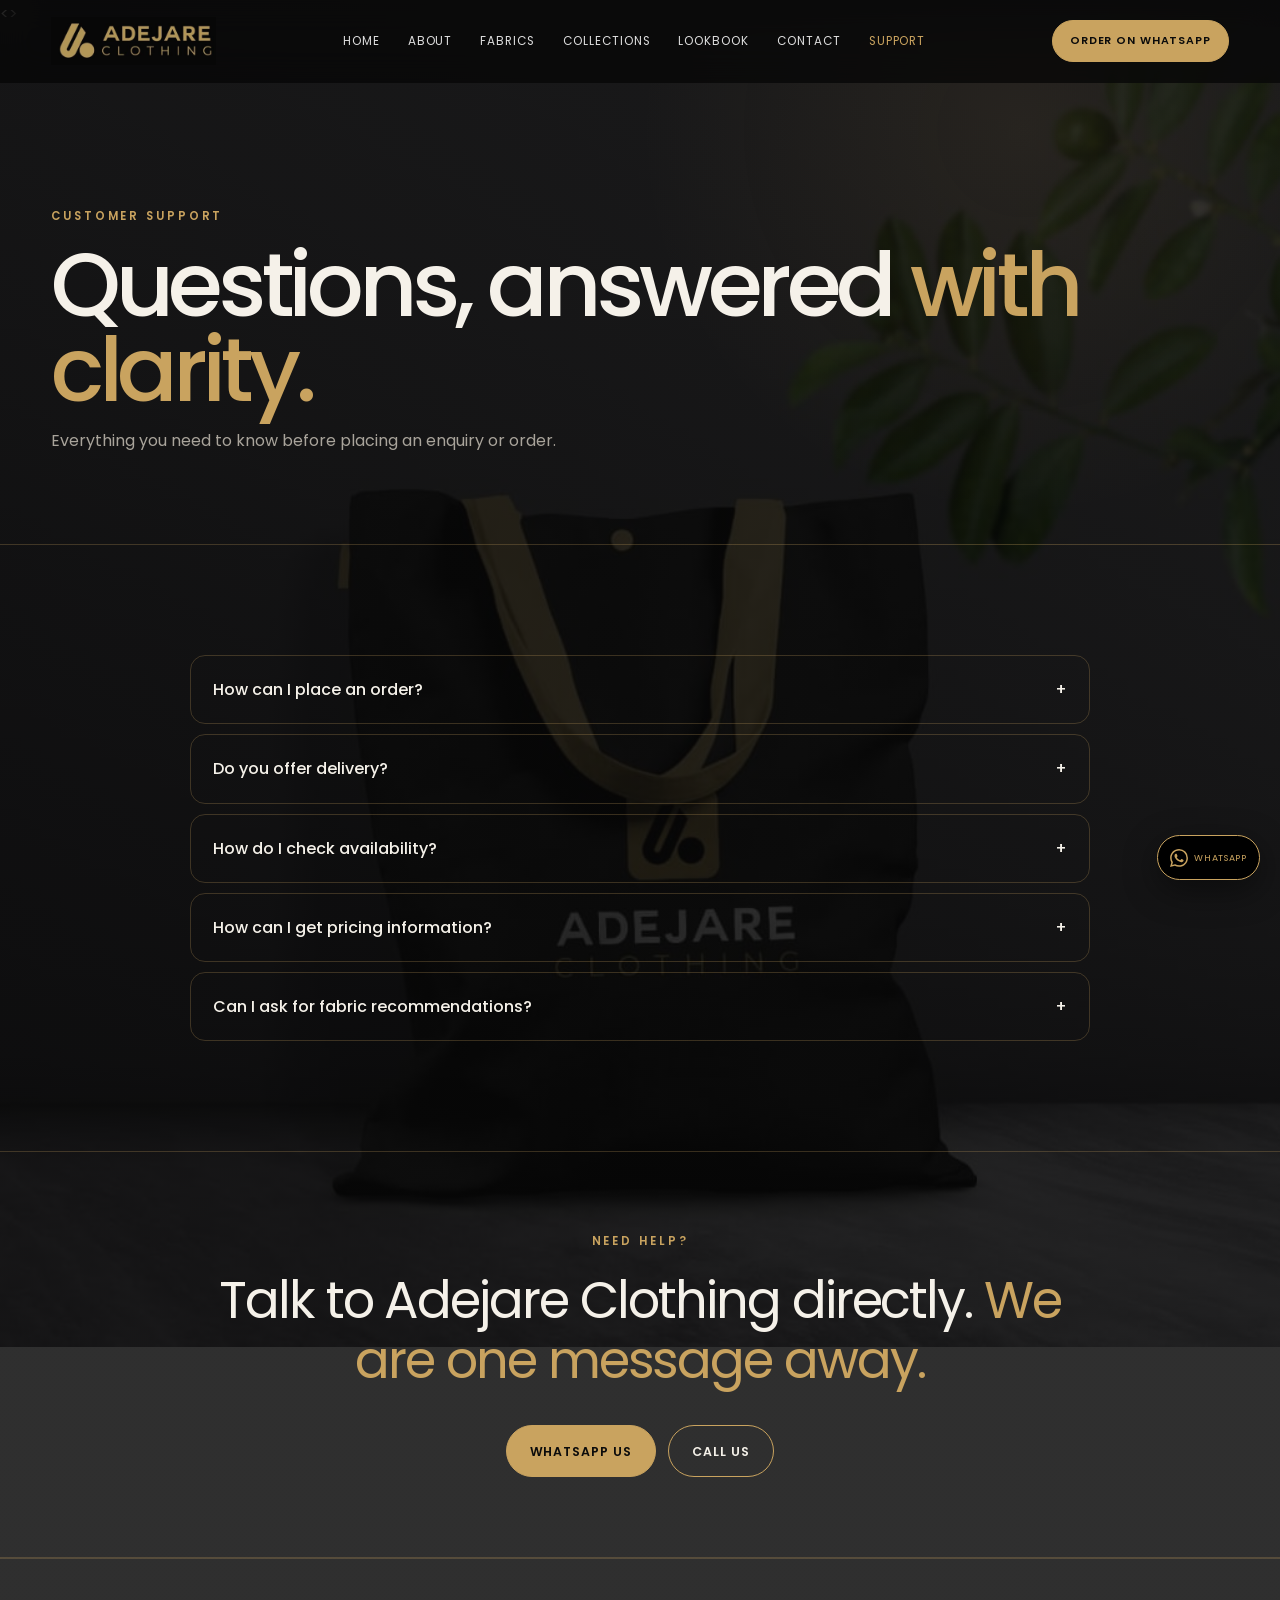
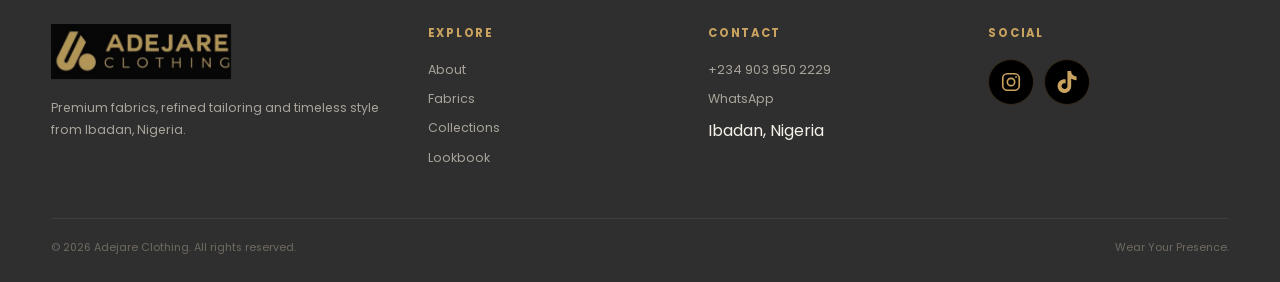
<file: support.html>
<!doctype html>
<html lang="en">
<>
<meta charset="utf-8">
<meta name="viewport" content="width=device-width,initial-scale=1">
<meta name="description" content="Adejare Clothing — premium fabrics, refined tailoring and timeless style in Ibadan, Nigeria.">
<title>Customer Support | Adejare Clothing</title>
<link rel="stylesheet" href="css/style.css">
<link rel="icon" href="images/logo/adejare-symbol.jpg" type="image/jpg">
</head>
<body>

<header class="site-header">
  <div class="container nav">
    <a class="brand" href="index.html" aria-label="Adejare Clothing home">
      <img src="images/logo/adejare-wordmark.jpg" alt="Adejare Clothing">
    </a>
    <nav class="nav-links"><a class="" href="index.html">Home</a><a class="" href="about.html">About</a><a class="" href="fabrics.html">Fabrics</a><a class="" href="collections.html">Collections</a><a class="" href="lookbook.html">Lookbook</a><a class="" href="contact.html">Contact</a><a class="active" href="support.html">Support</a></nav>
    <div class="nav-actions">
      <a class="btn btn-gold btn-small nav-wa" data-wa="Adejare Clothing" href="#">Order on WhatsApp</a>
      <button class="menu-toggle" aria-label="Open menu" aria-expanded="false">☰</button>
    </div>
  </div>
  <div class="mobile-menu"><a href="index.html">Home</a><a href="about.html">About</a><a href="fabrics.html">Fabrics</a><a href="collections.html">Collections</a><a href="lookbook.html">Lookbook</a><a href="contact.html">Contact</a><a href="support.html">Support</a><a class="gold" data-wa="Adejare Clothing" href="#">Order on WhatsApp</a></div>
</header>


<main><section class="page-hero"><div class="container reveal"><div class="eyebrow">Customer Support</div><h1>Questions, answered <span class="gold">with clarity.</span></h1><p>Everything you need to know before placing an enquiry or order.</p></div></section>
<section class="section"><div class="container" style="max-width:900px"><div class="faq">
<div class="faq-item reveal"><button class="faq-question">How can I place an order?<span>+</span></button><div class="faq-answer">Contact Adejare Clothing through WhatsApp or phone. Tell us the product or fabric you are interested in and we will guide you through availability, pricing and delivery.</div></div>
<div class="faq-item reveal"><button class="faq-question">Do you offer delivery?<span>+</span></button><div class="faq-answer">Yes. Adejare Clothing offers delivery across Nigeria. Contact the brand for delivery details for your location.</div></div>
<div class="faq-item reveal"><button class="faq-question">How do I check availability?<span>+</span></button><div class="faq-answer">Send us a WhatsApp message or call +234 903 950 2229 and we will confirm current availability.</div></div>
<div class="faq-item reveal"><button class="faq-question">How can I get pricing information?<span>+</span></button><div class="faq-answer">Pricing is provided directly by the brand. Contact Adejare Clothing for current product and fabric pricing.</div></div>
<div class="faq-item reveal"><button class="faq-question">Can I ask for fabric recommendations?<span>+</span></button><div class="faq-answer">Absolutely. Tell us the type of garment, occasion and preferred feel, and the team can help you explore suitable fabric options.</div></div>
</div></div></section>
<section class="quote"><div class="container reveal"><div class="eyebrow">Need Help?</div><blockquote>Talk to Adejare Clothing directly. <span class="gold">We are one message away.</span></blockquote><div class="hero-actions" style="justify-content:center"><a class="btn btn-gold" data-wa="Adejare Clothing" href="#">WhatsApp Us</a><a class="btn btn-outline" data-phone href="#">Call Us</a></div></div></section>
</main>

<footer class="footer">
  <div class="container footer-grid">
    <div class="footer-brand">
      <img src="images/logo/adejare-wordmark.jpg" alt="Adejare Clothing">
      <p>Premium fabrics, refined tailoring and timeless style from Ibadan, Nigeria.</p>
    </div>
    <div>
      <h4>Explore</h4>
      <div class="footer-links">
        <a href="about.html">About</a><a href="fabrics.html">Fabrics</a><a href="collections.html">Collections</a><a href="lookbook.html">Lookbook</a>
      </div>
    </div>
    <div>
      <h4>Contact</h4>
      <div class="footer-links">
        <a href="tel:+2349039502229">+234 903 950 2229</a>
        <a data-wa="Adejare Clothing" href="#">WhatsApp</a>
        <span>Ibadan, Nigeria</span>
      </div>
    </div>
    <div>
      <h4>Social</h4>
      <div class="socials">
        <a class="social" data-instagram href="#" aria-label="Instagram"><svg viewBox="0 0 24 24" aria-hidden="true"><rect x="3" y="3" width="18" height="18" rx="5" fill="none" stroke="currentColor" stroke-width="1.8"/><circle cx="12" cy="12" r="4" fill="none" stroke="currentColor" stroke-width="1.8"/><circle cx="17.5" cy="6.5" r="1" fill="currentColor"/></svg></a>
        <a class="social" data-tiktok href="#" aria-label="TikTok"><svg viewBox="0 0 24 24" aria-hidden="true"><path fill="currentColor" d="M12.525.02c1.31-.02 2.61-.01 3.91-.02.08 1.53.63 3.09 1.75 4.17 1.12 1.11 2.7 1.62 4.23 1.79v4.03c-1.44-.05-2.89-.35-4.2-.97-.57-.26-1.1-.59-1.62-.93-.01 2.92.01 5.84-.02 8.75-.08 1.4-.54 2.8-1.35 3.95-1.3 1.91-3.55 3.16-5.86 3.2-1.42.08-2.84-.31-4.05-1.06-2-1.2-3.37-3.4-3.58-5.73-.02-.5-.03-1 .01-1.49.18-1.91 1.12-3.75 2.61-4.95 1.69-1.4 4.05-2 6.2-1.55.02 1.48-.04 2.96-.04 4.44-.99-.32-2.15-.23-3.02.36-.64.42-1.12 1.07-1.3 1.82-.15.58-.11 1.19.09 1.75.48 1.37 2.07 2.25 3.5 2.01.95-.15 1.83-.71 2.3-1.55.15-.26.25-.55.31-.85.11-1.82.06-3.64.07-5.46.01-4.08-.01-8.17.02-12.25z"/></svg></a>
      </div>
    </div>
  </div>
  <div class="container footer-bottom">
    <span>© 2026 Adejare Clothing. All rights reserved.</span>
    <span>Wear Your Presence.</span>
  </div>
</footer>
<a class="floating-wa" data-wa="Adejare Clothing" href="#" aria-label="WhatsApp"><svg viewBox="0 0 24 24" aria-hidden="true"><path fill="currentColor" d="M17.472 14.382c-.297-.149-1.758-.867-2.03-.967-.273-.099-.471-.148-.67.15-.197.297-.767.966-.94 1.164-.173.198-.347.223-.644.075-.297-.15-1.255-.463-2.39-1.475-.883-.788-1.48-1.761-1.653-2.059-.173-.297-.018-.458.13-.606.134-.133.297-.347.446-.52.149-.174.198-.298.298-.497.099-.198.05-.371-.025-.52-.075-.149-.669-1.612-.916-2.207-.242-.579-.487-.5-.67-.51l-.57-.01c-.198 0-.52.074-.792.372s-1.04 1.016-1.04 2.479 1.065 2.875 1.213 3.074c.149.198 2.096 3.2 5.077 4.487.709.306 1.262.489 1.693.626.712.226 1.36.194 1.872.118.571-.085 1.758-.719 2.006-1.413.248-.694.248-1.289.173-1.413-.074-.124-.272-.198-.57-.347m-5.421 7.403h-.004a9.87 9.87 0 0 1-5.031-1.378l-.361-.214-3.741.982.999-3.648-.235-.374a9.86 9.86 0 0 1-1.51-5.26c.001-5.45 4.437-9.884 9.893-9.884 2.64.001 5.122 1.03 6.988 2.898a9.825 9.825 0 0 1 2.893 6.994c-.003 5.45-4.437 9.884-9.89 9.884m8.413-18.297A11.815 11.815 0 0 0 12.05 0C5.495 0 .16 5.335.157 11.893c0 2.096.547 4.142 1.588 5.946L.057 24l6.304-1.654a11.88 11.88 0 0 0 5.684 1.448h.005c6.554 0 11.89-5.335 11.893-11.893a11.821 11.821 0 0 0-3.479-8.413z"/></svg><span>WhatsApp</span></a>
<script src="js/script.js"></script>

</body>
</html>
</file>
<file: css/style.css>
@import url('https://fonts.googleapis.com/css2?family=Poppins:ital,wght@0,100;0,200;0,300;0,400;0,500;0,600;0,700;0,800;0,900;1,100;1,200;1,300;1,400;1,500;1,600;1,700;1,800;1,900&display=swap');

:root{
  --black:#070707;
  --black-2:#0d0d0d;
  --black-3:#141414;
  --gold:#c9a35f;
  --gold-soft:#e0c184;
  --text:#f5f1e9;
  --muted:#a9a49b;
  --line:rgba(201,163,95,.25);
  --max:1240px;
  --radius:22px;
}
*{box-sizing:border-box;margin:0;padding:0}
html{scroll-behavior:smooth}
body{
  font-family:'Poppins',sans-serif;
  background:linear-gradient(rgba(7,7,7,.84),rgba(7,7,7,.84)),url('../images/products/bag.jpeg') center top/cover fixed no-repeat;
  color:var(--text);
  line-height:1.7;
  overflow-x:hidden;
}
a{color:inherit;text-decoration:none}
img{display:block;width:100%;object-fit:cover}
button{font:inherit}
.container{width:min(92%,var(--max));margin-inline:auto}
.gold{color:var(--gold)}
.eyebrow{
  color:var(--gold);
  font-size:.72rem;
  letter-spacing:.25em;
  text-transform:uppercase;
  font-weight:600;
}
.section{padding:110px 0}
.section-head{display:flex;justify-content:space-between;align-items:end;gap:30px;margin-bottom:48px}
.section-head h2{font-size:clamp(2rem,4vw,4rem);line-height:1.05;font-weight:500;letter-spacing:-.04em}
.section-head p{max-width:520px;color:var(--muted);font-size:.95rem}
.btn{
  display:inline-flex;align-items:center;justify-content:center;gap:10px;
  min-height:52px;padding:0 23px;border:1px solid var(--gold);
  border-radius:999px;transition:.3s ease;cursor:pointer;
  font-size:.78rem;letter-spacing:.08em;text-transform:uppercase;font-weight:600;
}
.btn-gold{background:var(--gold);color:#0b0b0b}
.btn-gold:hover{background:var(--gold-soft);transform:translateY(-2px)}
.btn-outline:hover{background:var(--gold);color:#0b0b0b;transform:translateY(-2px)}
.btn-small{min-height:44px;padding:0 17px;font-size:.68rem}
.site-header{
  position:fixed;top:0;left:0;right:0;z-index:100;
  background:rgba(7,7,7,.78);backdrop-filter:blur(16px);
  border-bottom:1px solid transparent;transition:.3s ease;
}
.site-header.scrolled{border-color:var(--line);background:rgba(7,7,7,.94)}
.nav{height:82px;display:flex;align-items:center;justify-content:space-between;gap:24px}
.brand img{width:165px;height:48px;object-fit:cover;object-position:center}
.nav-links{display:flex;align-items:center;gap:28px}
.nav-links a{font-size:.74rem;letter-spacing:.08em;text-transform:uppercase;color:#ddd;transition:.25s}
.nav-links a:hover,.nav-links a.active{color:var(--gold)}
.nav-actions{display:flex;align-items:center;gap:10px}
.nav-wa{min-height:42px}
.menu-toggle{display:none;background:none;border:0;color:var(--text);font-size:1.6rem;cursor:pointer}
.mobile-menu{
  display:none;border-top:1px solid var(--line);padding:18px 4% 25px;background:#080808;
}
.mobile-menu a{display:block;padding:13px 0;border-bottom:1px solid rgba(255,255,255,.06);font-size:.8rem;text-transform:uppercase;letter-spacing:.08em}
.hero{min-height:100vh;display:grid;place-items:center;position:relative;overflow:hidden}
.hero-bg{position:absolute;inset:0;background:url('../images/products/bag.jpeg') center/cover no-repeat;filter:brightness(.46)}
.hero::after{content:"";position:absolute;inset:0;background:linear-gradient(90deg,rgba(0,0,0,.9),rgba(0,0,0,.35),rgba(0,0,0,.78))}
.hero-content{position:relative;z-index:2;padding-top:90px}
.hero-copy{max-width:780px}
.hero h1{font-size:clamp(3.4rem,8vw,7.6rem);line-height:.93;letter-spacing:-.065em;font-weight:600;margin:18px 0 25px}
.hero p{max-width:650px;color:#d0cbc2;font-size:1rem}
.hero-actions{display:flex;gap:12px;flex-wrap:wrap;margin-top:35px}
.hero-meta{display:flex;gap:30px;flex-wrap:wrap;margin-top:65px;padding-top:22px;border-top:1px solid var(--line);color:var(--muted);font-size:.73rem;text-transform:uppercase;letter-spacing:.1em}
.hero-meta strong{color:var(--gold);font-weight:500}
.intro{display:grid;grid-template-columns:1fr 1.25fr;gap:70px;align-items:center}
.intro-image{border:1px solid var(--line);border-radius:var(--radius);overflow:hidden}
.intro-image img{aspect-ratio:1/1;transition:transform .7s ease}
.intro-image:hover img{transform:scale(1.035)}
.intro-copy h2{font-size:clamp(2.2rem,5vw,4.7rem);line-height:1;letter-spacing:-.05em;font-weight:500;margin:15px 0 25px}
.intro-copy p{color:var(--muted);max-width:640px}
.signature{margin-top:35px;color:var(--gold);font-size:.8rem;letter-spacing:.14em;text-transform:uppercase}
.fabric-grid{display:grid;grid-template-columns:repeat(4,1fr);gap:16px}
.fabric-card{position:relative;overflow:hidden;border:1px solid var(--line);border-radius:18px;background:#0b0b0b;min-height:390px}
.fabric-card img{height:100%;position:absolute;inset:0;transition:transform .7s ease,filter .5s ease;filter:brightness(.66)}
.fabric-card::after{content:"";position:absolute;inset:0;background:linear-gradient(180deg,transparent 20%,rgba(0,0,0,.88) 88%)}
.fabric-card:hover img{transform:scale(1.06);filter:brightness(.82)}
.fabric-info{position:absolute;z-index:2;left:22px;right:22px;bottom:22px}
.fabric-info h3{font-size:1.2rem;font-weight:500;margin-bottom:8px}
.fabric-info p{font-size:.78rem;color:#c1bbb0;line-height:1.6}
.fabric-info .btn{margin-top:16px}
.collection-grid{display:grid;grid-template-columns:1.2fr .8fr;gap:16px}
.collection-card{position:relative;min-height:580px;border:1px solid var(--line);border-radius:var(--radius);overflow:hidden}
.collection-card.small{min-height:280px}
.collection-card img{height:100%;position:absolute;inset:0;filter:brightness(.65);transition:.6s}
.collection-card:hover img{transform:scale(1.035);filter:brightness(.8)}
.collection-card::after{content:"";position:absolute;inset:0;background:linear-gradient(180deg,transparent 30%,rgba(0,0,0,.9))}
.collection-content{position:absolute;z-index:2;left:28px;right:28px;bottom:28px}
.collection-content h3{font-size:clamp(1.5rem,3vw,2.6rem);font-weight:500;line-height:1.05}
.collection-content p{color:#bbb5aa;max-width:500px;margin:10px 0 18px;font-size:.84rem}
.collection-stack{display:grid;gap:16px}
.quote{border-top:1px solid var(--line);border-bottom:1px solid var(--line);padding:80px 0;text-align:center}
.quote blockquote{max-width:900px;margin:18px auto 0;font-size:clamp(1.8rem,4vw,3.5rem);line-height:1.18;letter-spacing:-.04em;font-weight:400}
.lookbook-grid{display:grid;grid-template-columns:repeat(12,1fr);gap:14px}
.lookbook-item{overflow:hidden;border:1px solid var(--line);border-radius:18px;min-height:320px}
.lookbook-item:nth-child(1){grid-column:span 7}
.lookbook-item:nth-child(2){grid-column:span 5}
.lookbook-item:nth-child(3){grid-column:span 5}
.lookbook-item:nth-child(4){grid-column:span 7}
.lookbook-item img{height:100%;min-height:320px;transition:.7s}
.lookbook-item:hover img{transform:scale(1.035)}
.contact-wrap{display:grid;grid-template-columns:1.1fr .9fr;gap:18px}
.contact-card{border:1px solid var(--line);border-radius:var(--radius);padding:45px;background:#0b0b0b}
.contact-card h2{font-size:clamp(2rem,4vw,4rem);line-height:1.05;font-weight:500;margin:15px 0 20px}
.contact-card p{color:var(--muted)}
.contact-list{margin:30px 0;display:grid;gap:14px}
.contact-list div{padding:15px 0;border-bottom:1px solid rgba(255,255,255,.07)}
.contact-list span{display:block;color:var(--muted);font-size:.7rem;text-transform:uppercase;letter-spacing:.15em}
.contact-list strong{display:block;margin-top:4px;font-weight:500}
.socials{display:flex;gap:10px;flex-wrap:wrap}
.footer .social{width:46px;height:46px;border:1px solid var(--line);border-radius:50%;display:grid;place-items:center;background:#000;color:var(--gold);transition:.25s ease}
.footer .social svg{display:block;width:22px;height:22px}
.footer .social:hover{background:#080808;color:var(--gold-soft);border-color:var(--gold-soft);transform:translateY(-2px)}
.social:focus-visible,.floating-wa:focus-visible{outline:2px solid var(--gold-soft);outline-offset:3px}
.faq{display:grid;gap:10px}
.faq-item{border:1px solid var(--line);border-radius:15px;overflow:hidden}
.faq-question{width:100%;background:none;color:var(--text);border:0;padding:20px 22px;text-align:left;display:flex;justify-content:space-between;cursor:pointer;font-weight:500}
.faq-answer{display:none;padding:0 22px 20px;color:var(--muted);font-size:.9rem}
.faq-item.open .faq-answer{display:block}
.footer{border-top:1px solid var(--line);padding:65px 0 25px}
.footer-grid{display:grid;grid-template-columns:1.4fr 1fr 1fr 1fr;gap:40px}
.footer-brand img{width:180px;height:55px;object-fit:cover;margin-bottom:18px;mix-blend-mode:lighten}
.footer p,.footer a{color:var(--muted);font-size:.78rem}
.footer h4{font-size:.72rem;text-transform:uppercase;letter-spacing:.15em;color:var(--gold);margin-bottom:15px}
.footer-links{display:grid;gap:8px}
.footer-bottom{margin-top:50px;padding-top:20px;border-top:1px solid rgba(255,255,255,.07);display:flex;justify-content:space-between;gap:20px;color:#6f6a62;font-size:.68rem}
.page-hero{padding:180px 0 90px;border-bottom:1px solid var(--line);background:radial-gradient(circle at 80% 20%,rgba(201,163,95,.08),transparent 35%)}
.page-hero h1{font-size:clamp(3rem,7vw,6rem);line-height:.95;font-weight:500;letter-spacing:-.06em;margin:15px 0}
.page-hero p{max-width:650px;color:var(--muted)}
.product-layout{display:grid;grid-template-columns:1.15fr .85fr;gap:50px;align-items:start}
.product-image{border:1px solid var(--line);border-radius:var(--radius);overflow:hidden}
.product-image img{aspect-ratio:1/1;transition:.5s}
.product-copy{position:sticky;top:110px}
.product-copy h1{font-size:clamp(2.2rem,5vw,4.6rem);line-height:1;letter-spacing:-.05em;font-weight:500;margin:14px 0 20px}
.product-copy p{color:var(--muted)}
.product-meta{margin:28px 0;display:grid;gap:12px}
.product-meta div{padding:14px 0;border-bottom:1px solid rgba(255,255,255,.07)}
.product-meta span{font-size:.68rem;text-transform:uppercase;letter-spacing:.14em;color:var(--gold)}
.product-actions{display:flex;gap:10px;flex-wrap:wrap}
.reveal{opacity:0;transform:translateY(22px);transition:opacity .7s ease,transform .7s ease}
.reveal.visible{opacity:1;transform:none}
.floating-wa{position:fixed;right:20px;bottom:20px;z-index:90;width:103px;height:45px;display:flex;align-items:center;justify-content:center;gap:6px;padding:0 8px;border:1px solid var(--gold);border-radius:999px;background:#000;color:var(--gold);font-size:.57rem;text-transform:uppercase;letter-spacing:.08em;transition:.25s ease;box-shadow:0 10px 35px rgba(0,0,0,.45)}
.floating-wa svg{display:block;width:18px;height:18px;flex:none}
.floating-wa span{white-space:nowrap}
.floating-wa:hover{background:#000;color:var(--gold-soft);border-color:var(--gold-soft);transform:translateY(-2px);box-shadow:0 12px 32px rgba(0,0,0,.48)}
@media(max-width:1050px){
  .nav-links{display:none}.menu-toggle{display:block}
  .nav-actions .nav-wa{display:none}
  .mobile-menu.open{display:block}
  .fabric-grid{grid-template-columns:repeat(2,1fr)}
  .intro,.contact-wrap,.product-layout{grid-template-columns:1fr}
  .product-copy{position:static}
  .footer-grid{grid-template-columns:repeat(2,1fr)}
}
@media(max-width:700px){
  .section{padding:75px 0}
  .nav{height:72px}
  .brand img{width:135px;height:42px}
  .hero{min-height:92vh}
  .hero h1{font-size:3.25rem}
  .hero-meta{margin-top:42px}
  .section-head{display:block;margin-bottom:30px}
  .section-head p{margin-top:18px}
  .fabric-grid{grid-template-columns:1fr}
  .fabric-card{min-height:440px}
  .collection-grid{grid-template-columns:1fr}
  .collection-card{min-height:450px}
  .lookbook-grid{display:grid;grid-template-columns:1fr}
  .lookbook-item,.lookbook-item:nth-child(n){grid-column:auto;min-height:350px}
  .contact-card{padding:30px 22px}
  .footer-grid{grid-template-columns:1fr}
  .footer-bottom{display:block}
  .footer-bottom span{display:block;margin-top:8px}
  .floating-wa{right:12px;bottom:12px}
}
</file>
